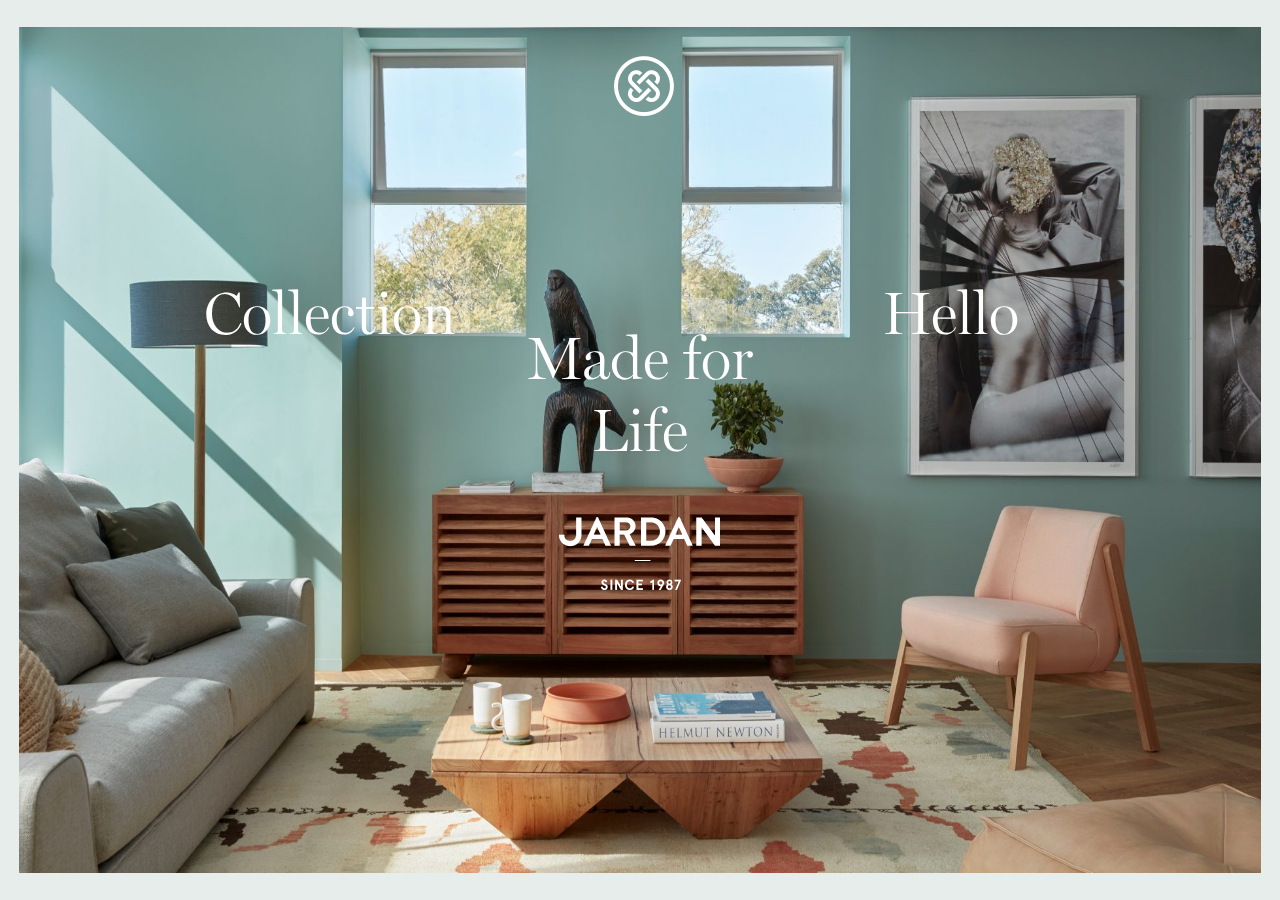
<file: index.html>
<!DOCTYPE html>
<html>
	<head>
		<meta charset="utf-8" />
		<title></title>
		<link rel="stylesheet" type="text/css" href="css/reset.css"/>
		<link rel="stylesheet" type="text/css" href="css/index.css"/>
		<script type="text/javascript" src="js/index.js"></script>
	</head>
	<body>
		<div class="wrap">
			<!--header开始-->
			<div class="header">
				<div class="icon menu"><img src="img/icons/hamburger.png"/>Menu</div>
				<div class="icon buy"><img src="img/icons/cart.png"/></div>
				<div class="icon search"><img src="img/icons/search.png"/></div>
			</div>
			<!--header结束-->
			
			<!--左边的菜单栏-->
			<div class="left">
				<div class="icon"><img src="img/icons/hamburger.png"/></div>
				<div class="top">
					<h2>Collection</h2><hr/>
					<a href="javascript:;">Furniture</a>
					<a href="latest.html">Latest</a>
					<a href="javascript:;">Lighting</a>
					<a href="javascript:;">Spaces</a>
					<a href="javascript:;">Homewares</a>
					<a href="javascript:;">Materials</a>
					<a href="javascript:;">Online Store</a>
					
				</div>
				<div class="bottom">
					<h2>Hello</h2><hr/>
					<a href="magazine.html">Magazine</a>
					<a href="stores.html" >Stores</a>
					<a href="javascript:;">Our Story</a>
					<a href="javascript:;">Careers</a>
					<a href="javascript:;">Sustainbility</a>
					<a href="javascript:;">Resources</a>
					<a href="contact.html">Contact</a>
					<a href="javascript:;">Wishlist</a>
					<a href="javascript:;" class="icon search"><img src="img/icons/search.png"/>&nbsp;Search</a>
					<a href="javascript:;" class="icon account"><img src="img/icons/account.png"/>&nbsp;Account</a>
				</div>
			</div>
			<div class="mask"></div>
			
			<!--右边的登录框-->
			<div class="right">
				<div class="wrap">
					<span>Sign in</span>
					<div class="icon"><img src="img/icons/search.png"/></div>
					<div class="icon cart"><img src="img/icons/cart.png"/></div>
					
					<h2>Account</h2>
					<div class="myBag">
						<img src="img/icons/cart.png"/>
						<h3>My Bag</h3><hr/>
						<p>There are no products in your Bag</p>
					</div>
					<a href="javascript:;" class="myAcc"><img src="img/icons/account.png"/>&nbsp;&nbsp;My Account</a><hr/>
					<a href="javascript:;" class="wishlist"><img src="img/icons/add.png"/>&nbsp;&nbsp;Wishlist</a><hr/>
				</div>
			</div>
			
			<!--中间的搜索栏-->
			<div class="middle">
				<div class="top">
					<a href="" class="find"><img src="img/icons/search.png"/></a>
					<input type="text" name="" id="" value="" autofocus="autofocus" "/>
				</div>
				<ul>
					<li><a href='javascript:;'>Common Searches</a></li>
					<li><a href='javascript:;'>Stonewash</a></li>
					<li><a href='javascript:;'>Andy</a></li>
					<li><a href='javascript:;'>Nook</a></li>
				</ul>
			</div>
			
			<!--左边的导航-->
			<div class="navl">
				<h1>Collection</h1>
				<div class="items">
					<a href="latest.html">Latest</a>
					<a href="stores.html">Stores</a>
				</div>
			</div>
			
			<div class="navr">
				<h1>Hello</h1>
				<div class="items">
					<a href="magazine.html">Magazine</a>
					<a href="contact.html">Contact</a>
				</div>
			</div>
			
			<div class="navm">
				<img src="img/logo_while.png" class="logo"/>
				<h1>Made for Life</h1>
				<img src="img/logotype_while.png" class="logotype"/>
			</div>
			
			
		</div>
	</body>
</html>
</file>
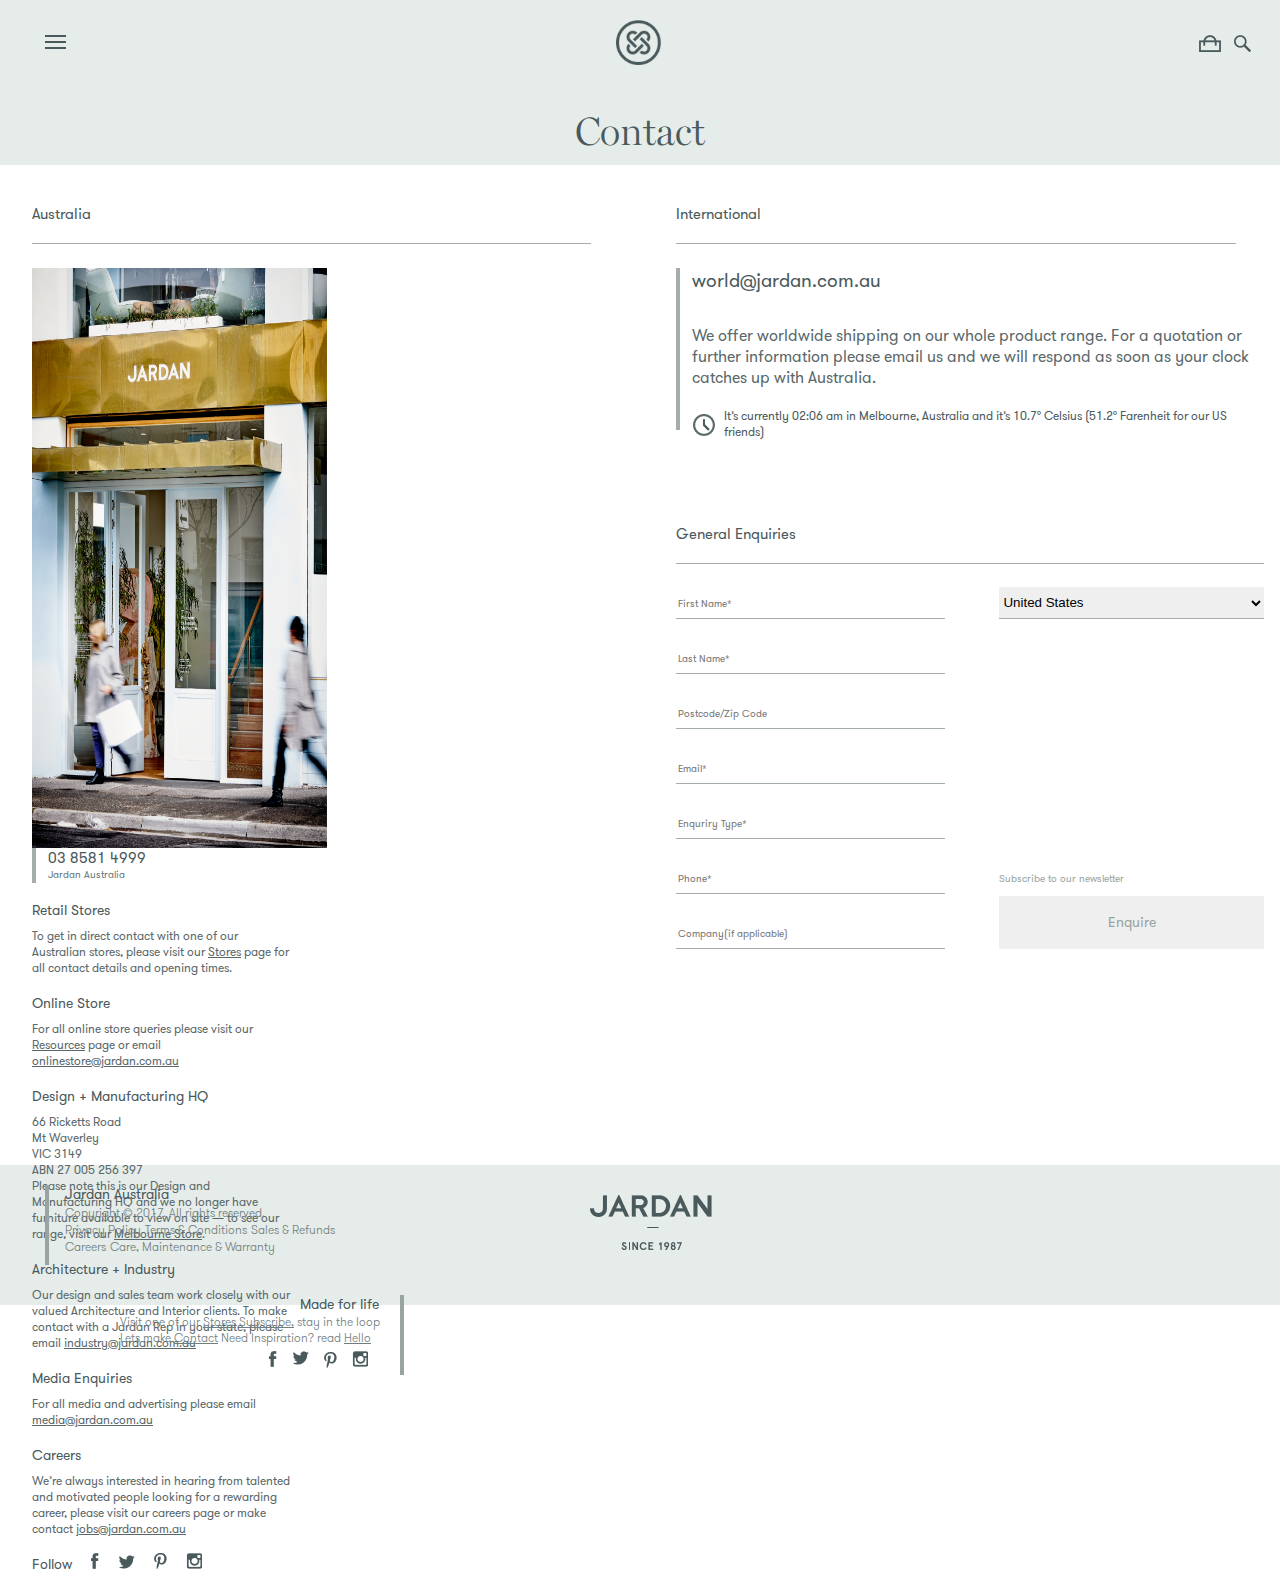
<file: contact.html>
<!DOCTYPE html>
<html>
	<head>
		<meta charset="UTF-8">
		<title></title>
		<link rel="stylesheet" type="text/css" href="css/reset.css"/>
		<link rel="stylesheet" type="text/css" href="css/contact.css"/>
		<script type="text/javascript" src="js/common.js"></script>
	</head>
	<body>
		<!--header开始-->
		<div class="header">
			<div class="head">
				<div class="icon "><img src="img/icons/hamburger.png"/></div>
				<div class="logo">
					<a href="index.html"><img src="img/logo_grey.png"/></a>
				</div>
				<div class="icon buy"><img src="img/icons/cart.png"/></div>
				<div class="icon search"><img src="img/icons/search.png"/></div>
			</div>
			<h1>Contact</h1>
		</div>
		<!--header结束-->
		
		
		<!--左边的菜单栏-->
		<div class="left">
			<div class="icon"><img src="img/icons/hamburger.png"/></div>
			<div class="top">
				<h2>Collection</h2><hr/>
				<a href="javascript:;">Furniture</a>
				<a href="latest.html">Latest</a>
				<a href="javascript:;">Lighting</a>
				<a href="javascript:;">Spaces</a>
				<a href="javascript:;">Homewares</a>
				<a href="javascript:;">Materials</a>
				<a href="javascript:;">Online Store</a>
				
			</div>
			<div class="bottom">
				<h2>Hello</h2><hr/>
				<a href="magazine.html">Magazine</a>
				<a href="stores.html">Stores</a>
				<a href="javascript:;">Our Story</a>
				<a href="javascript:;">Careers</a>
				<a href="javascript:;">Sustainbility</a>
				<a href="javascript:;">Resources</a>
				<a href="javascript:;" class="active">Contact</a>
				<a href="javascript:;">Wishlist</a>
				<a href="javascript:;" class="icon search"><img src="img/icons/search.png"/>&nbsp;Search</a>
				<a href="javascript:;" class="icon account"><img src="img/icons/account.png"/>&nbsp;Account</a>
			</div>
		</div>
		<div class="mask"></div>
		
		<!--右边的登录框-->
		<div class="right">
			<div class="wrap">
				<span>Sign in</span>
				<div class="icon"><img src="img/icons/search.png"/></div>
				<div class="icon cart"><img src="img/icons/cart.png"/></div>
				
				<h2>Account</h2>
				<div class="myBag">
					<img src="img/icons/cart.png"/>
					<h3>My Bag</h3><hr/>
					<p>There are no products in your Bag</p>
				</div>
				<a href="javascript:;" class="myAcc"><img src="img/icons/account.png"/>&nbsp;&nbsp;My Account</a><hr/>
				<a href="javascript:;" class="wishlist"><img src="img/icons/add.png"/>&nbsp;&nbsp;Wishlist</a><hr/>
			</div>
		</div>
		
		<!--中间的搜索栏-->
		<div class="middle">
			<div class="top">
				<a href="" class="find"><img src="img/icons/search.png"/></a>
				<input type="text" name="" id="" value="" autofocus="autofocus" "/>
			</div>
			<ul>
				<li><a href='javascript:;'>Common Searches</a></li>
				<li><a href='javascript:;'>Stonewash</a></li>
				<li><a href='javascript:;'>Andy</a></li>
				<li><a href='javascript:;'>Nook</a></li>
			</ul>
		</div>
		
		
		<!--content开始-->
		<div class="content">
			<div class="wrap">
				<div class="wleft">
					<h3> Australia</h3>
					<div class="infoma">
						<img src="img/contact01.png"/>
						<div class="text">
							<div class="heading">
								<a href="tel:03 8581 4999">03 8581 4999</a>
								<p>Jardan Australia</p>
							</div>
							<div class="section">
							<h3>Retail Stores</h3>
							<p>To get in direct contact with one of our Australian stores, please visit our
								<a href="stores.html">Stores</a> page for all contact details and opening times.</p>
							</div>
							<div class="section">
								<h3>Online Store</h3>
								<p>For all online store queries please visit our
									<a href="javascript:;">Resources</a> page or email
									<a href="mailto:onlinestore@jardan.com.au">onlinestore@jardan.com.au</a>
								</p>
							</div>
							<div class="section">
								<h3>Design + Manufacturing HQ</h3>
								<p>66 Ricketts Road<br /> Mt Waverley<br /> VIC 3149<br /> ABN 27 005 256 397</p>
								<p>Please note this is our Design and Manufacturing HQ and we no longer have furniture available to view on site — to see our range, visit our
									<a href="javascript:;">Melbourne Store</a>.</p>
							</div>
							<div class="section">
								<h3>Architecture + Industry</h3>
								<p>Our design and sales team work closely with our valued Architecture and Interior clients. To make contact with a Jardan Rep in your state, please email
									<a href="mailto:industry@jardan.com.au">industry@jardan.com.au</a>
								</p>
							</div>
							<div class="section">
								<h3>Media Enquiries</h3>
								<p>For all media and advertising please email
									<a href="mailto:media@jardan.com.au">media@jardan.com.au</a>
								</p>
							</div>
							<div class="section">
								<h3>Careers</h3>
								<p>We’re always interested in hearing from talented and motivated people looking for a rewarding career, please visit our careers page or make contact
									<a href="mailto:jobs@jardan.com.au">jobs@jardan.com.au</a>
								</p>
							</div>
							<div class="icons">
								<span>Follow</span>
								<a class="facebook" href="https://www.facebook.com/jardanfurniture" target="_blank"><img src="img/icons/facebook.png"/></a>
								<a class="twitter" href="https://twitter.com/jardanfurniture" target="_blank"><img src="img/icons/twitter.png"/></a>
								<a class="pinterest" href="https://au.pinterest.com/jardanfurniture/" target="_blank"><img src="img/icons/pintrest.png"/></a>
								<a class="instagram" href="https://www.instagram.com/jardanfurniture/" target="_blank"><img src="img/icons/instagram.png"/></a>
							</div>
						</div>
					</div>
				</div>
				<div class="wright">
					<h3> International</h3>
					<div class="infoma">
						<div class="heading">
							<a href="mailto:world@jardan.com.au">world@jardan.com.au</a>
							<p>We offer worldwide shipping on our whole product range. For a quotation or further information please email us and we will respond as soon as your clock catches up with Australia.</p>
							<div class="text">
								<img src="img/icons/Contact.png"/>
								<p>It’s currently 02:06 am in Melbourne, Australia and it’s 10.7&deg; Celsius (51.2&deg; Farenheit for our US friends)</p>
							</div>
						</div>
						<div class="ge">
							<h3>General Enquiries</h3>
							<form action="">
								<input type="text" placeholder="First Name*"/>
								<select class="form-control">
								  <option>United States</option>
								  <option>Taiwan</option>
								  <option>Togo</option>
								  <option>Yemen</option>
								  <option>Zanbia</option>
								</select>
								<input type="text" placeholder="Last Name*"/>
								<input type="text" placeholder="Postcode/Zip Code"/>
								<input type="email" placeholder="Email*"/>
								<input type="text" placeholder="Enquriry Type*"/>
								<input type="tel" placeholder="Phone*"/>
								<span>Subscribe to our newsletter</span>
								<input type="text" placeholder="Company(if applicable)"/>
								
								<input type="submit" value="Enquire" id="sub"/>
							</form>
						</div>
					</div>
				</div>
			</div>
		</div>
		<!--content结束-->
		
		
		<!--footer开始-->
		<div class="footer">
		
			<div class="ja">
				<h5>Jardan Australia</h5>
				<i>Copyright &copy; 2017. All rights reserved.</i><br>
				<a href="javascript:;">Privacy Policy</a><dot></dot>
				<a href="javascript:;">Terms &amp; Conditions</a><dot></dot>
				<a href="javascript:;">Sales &amp; Refunds</a><br>
				<a href="javascript:;">Careers</a><dot></dot>
				<a href="javascript:;">Care, Maintenance &amp; Warranty</a><br>
			</div>
			
			<div class="logotype">
				<img src="img/logotype_grey.png"/>
			</div>
			
			<div class="mfl ">
				<h5>Made for life</h5>
				<p>
					Visit one of our <a href="javascript:;">Stores</a>
					<dot></dot>
					<a class="toggle-footer-subscribe">Subscribe,</a> stay in the loop
					<br>
					Lets make <a href="javascript:;">Contact</a>
					<dot></dot>
					Need Inspiration? read <a href="javascript:;">Hello</a>
				</p>
				<ul>
					<li><img src="img/icons/instagram.png"/></li>
					<li><img src="img/icons/pintrest.png"/></li>
					<li><img src="img/icons/twitter.png"/></li>
					<li><img src="img/icons/facebook.png"/></li>
				</ul>
			</div>
		
	</div>
	<!--footer结束-->
	
	</body>
</html>
</file>
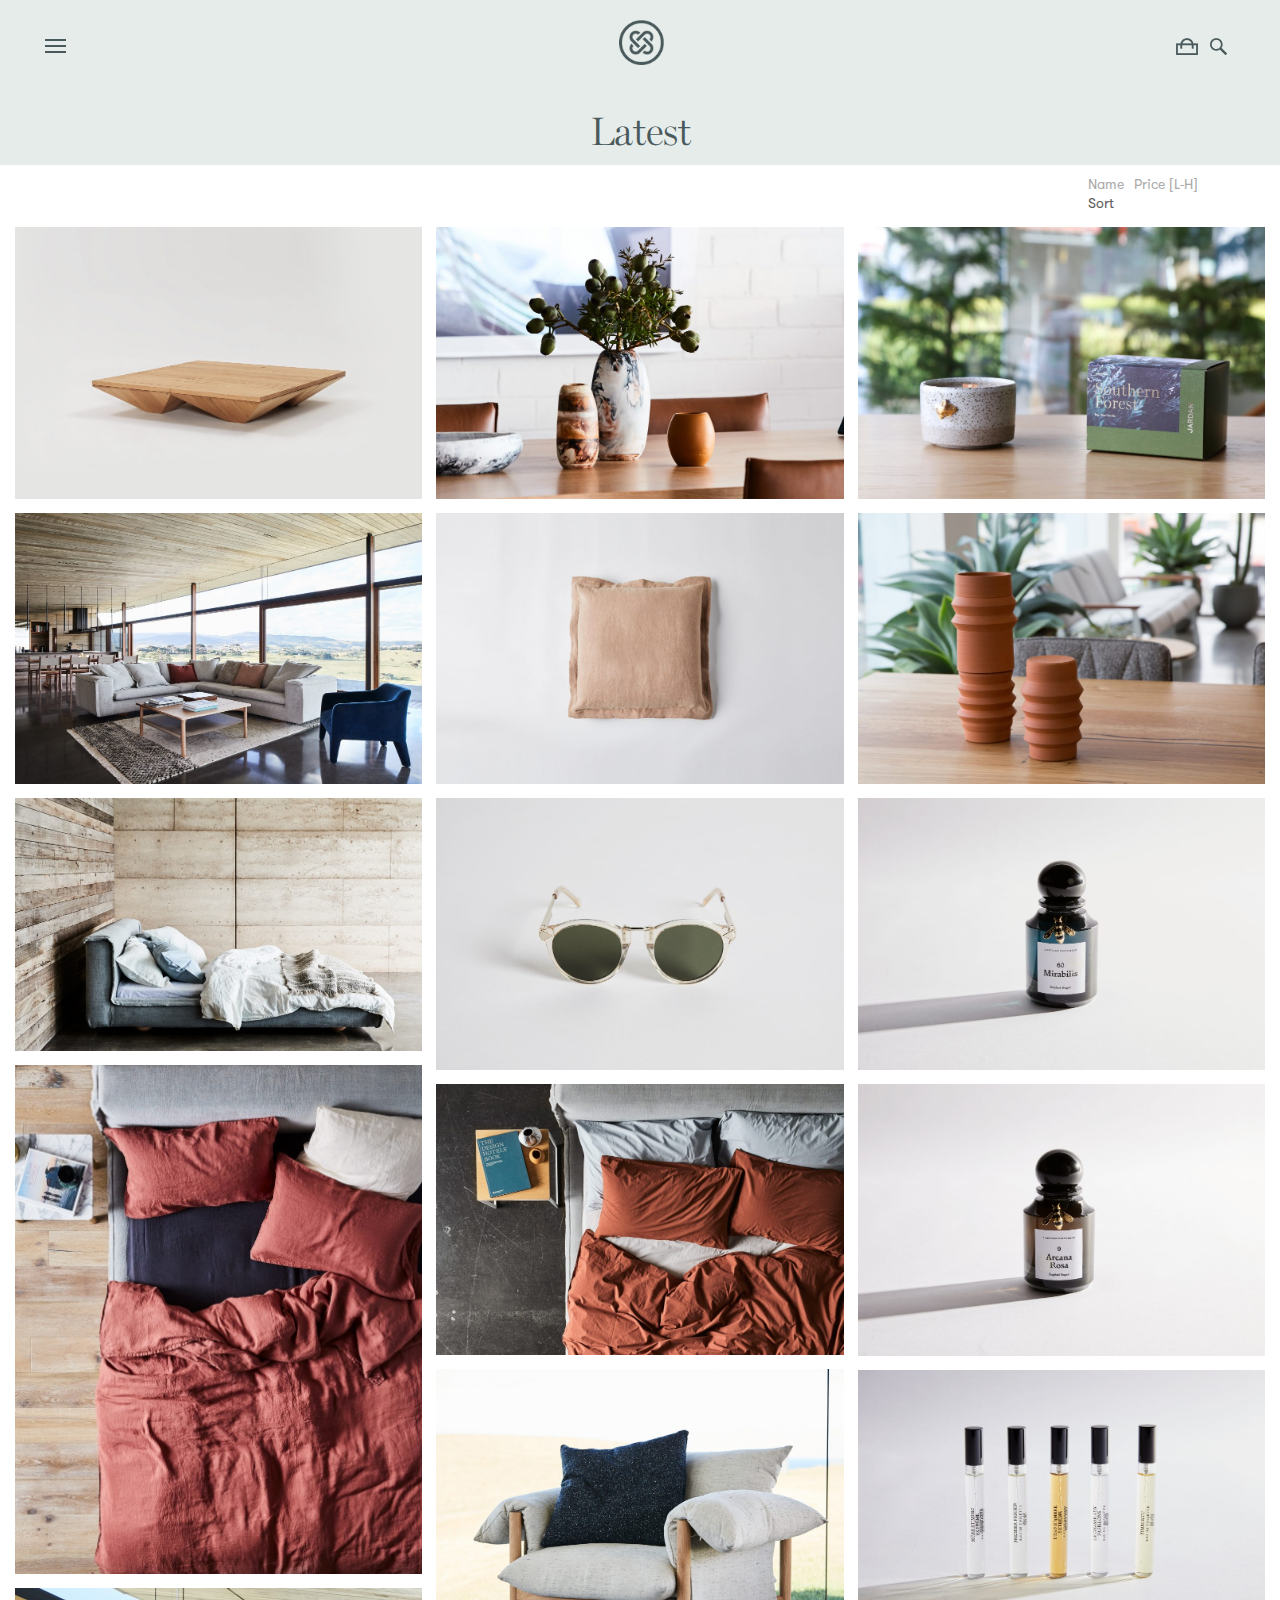
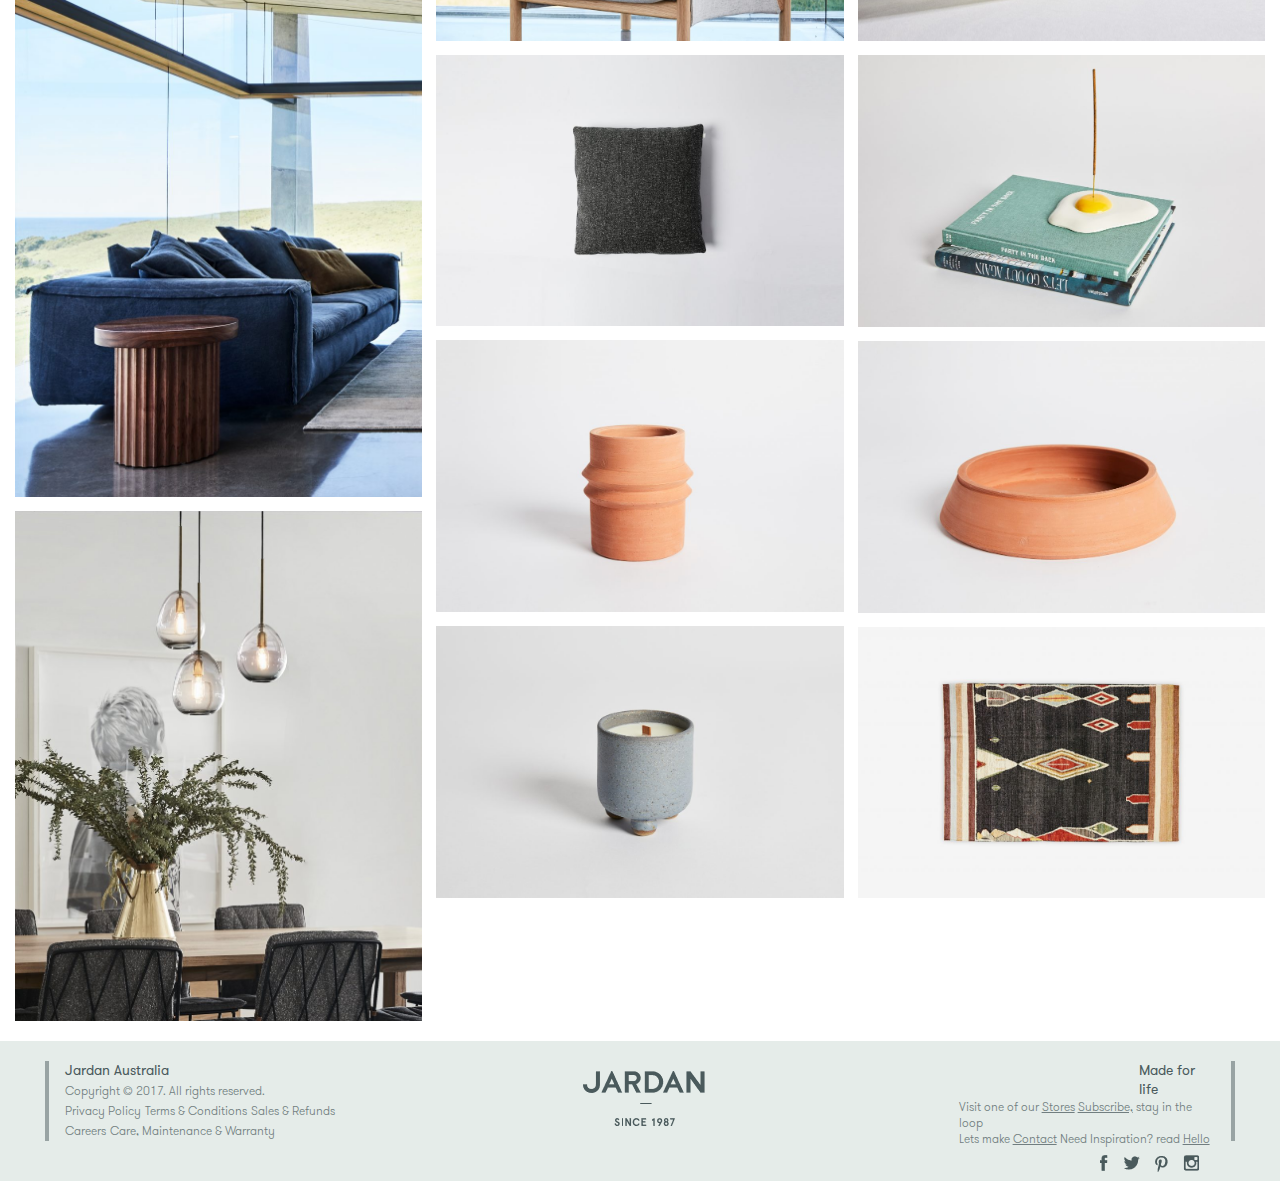
<file: latest.html>
<!DOCTYPE html>
<html>
	<head>
		<meta charset="UTF-8">
		<title></title>
		<link rel="stylesheet" type="text/css" href="css/reset.css"/>
		<link rel="stylesheet" type="text/css" href="css/latest.css"/>
		<link rel="stylesheet" type="text/css" href="css/bootstrap.css"/>
		<script type="text/javascript" src="js/latest.js"></script>
	</head>
	<body>
		<!--header开始-->
		<div class="header">
			<div class="head">
				<div class="icon "><img src="img/icons/hamburger.png"/></div>
				<div class="logo">
					<a href="index.html"><img src="img/logo_grey.png"/></a>
				</div>
				<div class="icon buy"><img src="img/icons/cart.png"/></div>
				<div class="icon search"><img src="img/icons/search.png"/></div>
			</div>
			<h1>Latest</h1>
		</div>
		<!--header结束-->
		
		
		<!--左边的菜单栏-->
		<div class="left">
			<div class="icon"><img src="img/icons/hamburger.png"/></div>
			<div class="top">
				<h2>Collection</h2><hr/>
				<a href="javascript:;">Furniture</a>
				<a href="javascript:;" class="active">Latest</a>
				<a href="javascript:;">Lighting</a>
				<a href="javascript:;">Spaces</a>
				<a href="javascript:;">Homewares</a>
				<a href="javascript:;">Materials</a>
				<a href="javascript:;">Online Store</a>
				
			</div>
			<div class="bottom">
				<h2>Hello</h2><hr/>
				<a href="magazine.html">Magazine</a>
				<a href="stores.html" >Stores</a>
				<a href="javascript:;">Our Story</a>
				<a href="javascript:;">Careers</a>
				<a href="javascript:;">Sustainbility</a>
				<a href="javascript:;">Resources</a>
				<a href="contact.html">Contact</a>
				<a href="javascript:;">Wishlist</a>
				<a href="javascript:;" class="icon search"><img src="img/icons/search.png"/>&nbsp;Search</a>
				<a href="javascript:;" class="icon account"><img src="img/icons/account.png"/>&nbsp;Account</a>
			</div>
		</div>
		<div class="mask"></div>
		
		<!--右边的登录框-->
		<div class="right">
			<div class="wrap">
				<span>Sign in</span>
				<div class="icon"><img src="img/icons/search.png"/></div>
				<div class="icon cart"><img src="img/icons/cart.png"/></div>
				
				<h2>Account</h2>
				<div class="myBag">
					<img src="img/icons/cart.png"/>
					<h3>My Bag</h3><hr/>
					<p>There are no products in your Bag</p>
					<ul></ul>
				</div>
				<a href="javascript:;" class="myAcc"><img src="img/icons/account.png"/>&nbsp;&nbsp;My Account</a><hr/>
				<a href="javascript:;" class="wishlist"><img src="img/icons/add.png"/>&nbsp;&nbsp;Wishlist</a><hr/>
			</div>
		</div>
		
		<!--中间的搜索栏-->
		<div class="middle">
			<div class="top">
				<a href="" class="find"><img src="img/icons/search.png"/></a>
				<input type="text" name="" id="" value="" autofocus="autofocus"/>
			</div>
			<ul>
				<li><a href='javascript:;'>Common Searches</a></li>
				<li><a href='javascript:;'>Stonewash</a></li>
				<li><a href='javascript:;'>Andy</a></li>
				<li><a href='javascript:;'>Nook</a></li>
			</ul>
		</div>
		
		
		<!--content开始-->
		<div class="content">
			<div class="wrap">
				<ol>
					<li>Name</li>
					<li>Price [L-H]</li>
					<li>Sort</li>
				</ol>
				<ul class="container-fluid">
					<!--<li >
						<img src="img/latestPic/latest01.jpg" />
						<div class="bott"><p>Sunny<br/><span>$34</span></p><a href="javascript:;">Buy new <img src="img/icons/cart.png"/></a></div>
					</li>-->
				</ul>
			</div>
		</div>
		<!--content结束-->
		
		
		<!--footer开始-->
		<div class="footer">
		
			<div class="ja">
				<h5>Jardan Australia</h5>
				<i>Copyright &copy; 2017. All rights reserved.</i><br>
				<a href="javascript:;">Privacy Policy</a><dot></dot>
				<a href="javascript:;">Terms &amp; Conditions</a><dot></dot>
				<a href="javascript:;">Sales &amp; Refunds</a><br>
				<a href="javascript:;">Careers</a><dot></dot>
				<a href="javascript:;">Care, Maintenance &amp; Warranty</a><br>
			</div>
			
			<div class="logotype">
				<img src="img/logotype_grey.png"/>
			</div>
			
			<div class="mfl ">
				<h5>Made for life</h5>
				<p>
					Visit one of our <a href="javascript:;">Stores</a>
					<dot></dot>
					<a class="toggle-footer-subscribe">Subscribe,</a> stay in the loop
					<br>
					Lets make <a href="javascript:;">Contact</a>
					<dot></dot>
					Need Inspiration? read <a href="javascript:;">Hello</a>
				</p>
				<ul>
					<li><img src="img/icons/instagram.png"/></li>
					<li><img src="img/icons/pintrest.png"/></li>
					<li><img src="img/icons/twitter.png"/></li>
					<li><img src="img/icons/facebook.png"/></li>
				</ul>
			</div>
		
	</div>
	<!--footer结束-->
	
	</body>
</html>
</file>
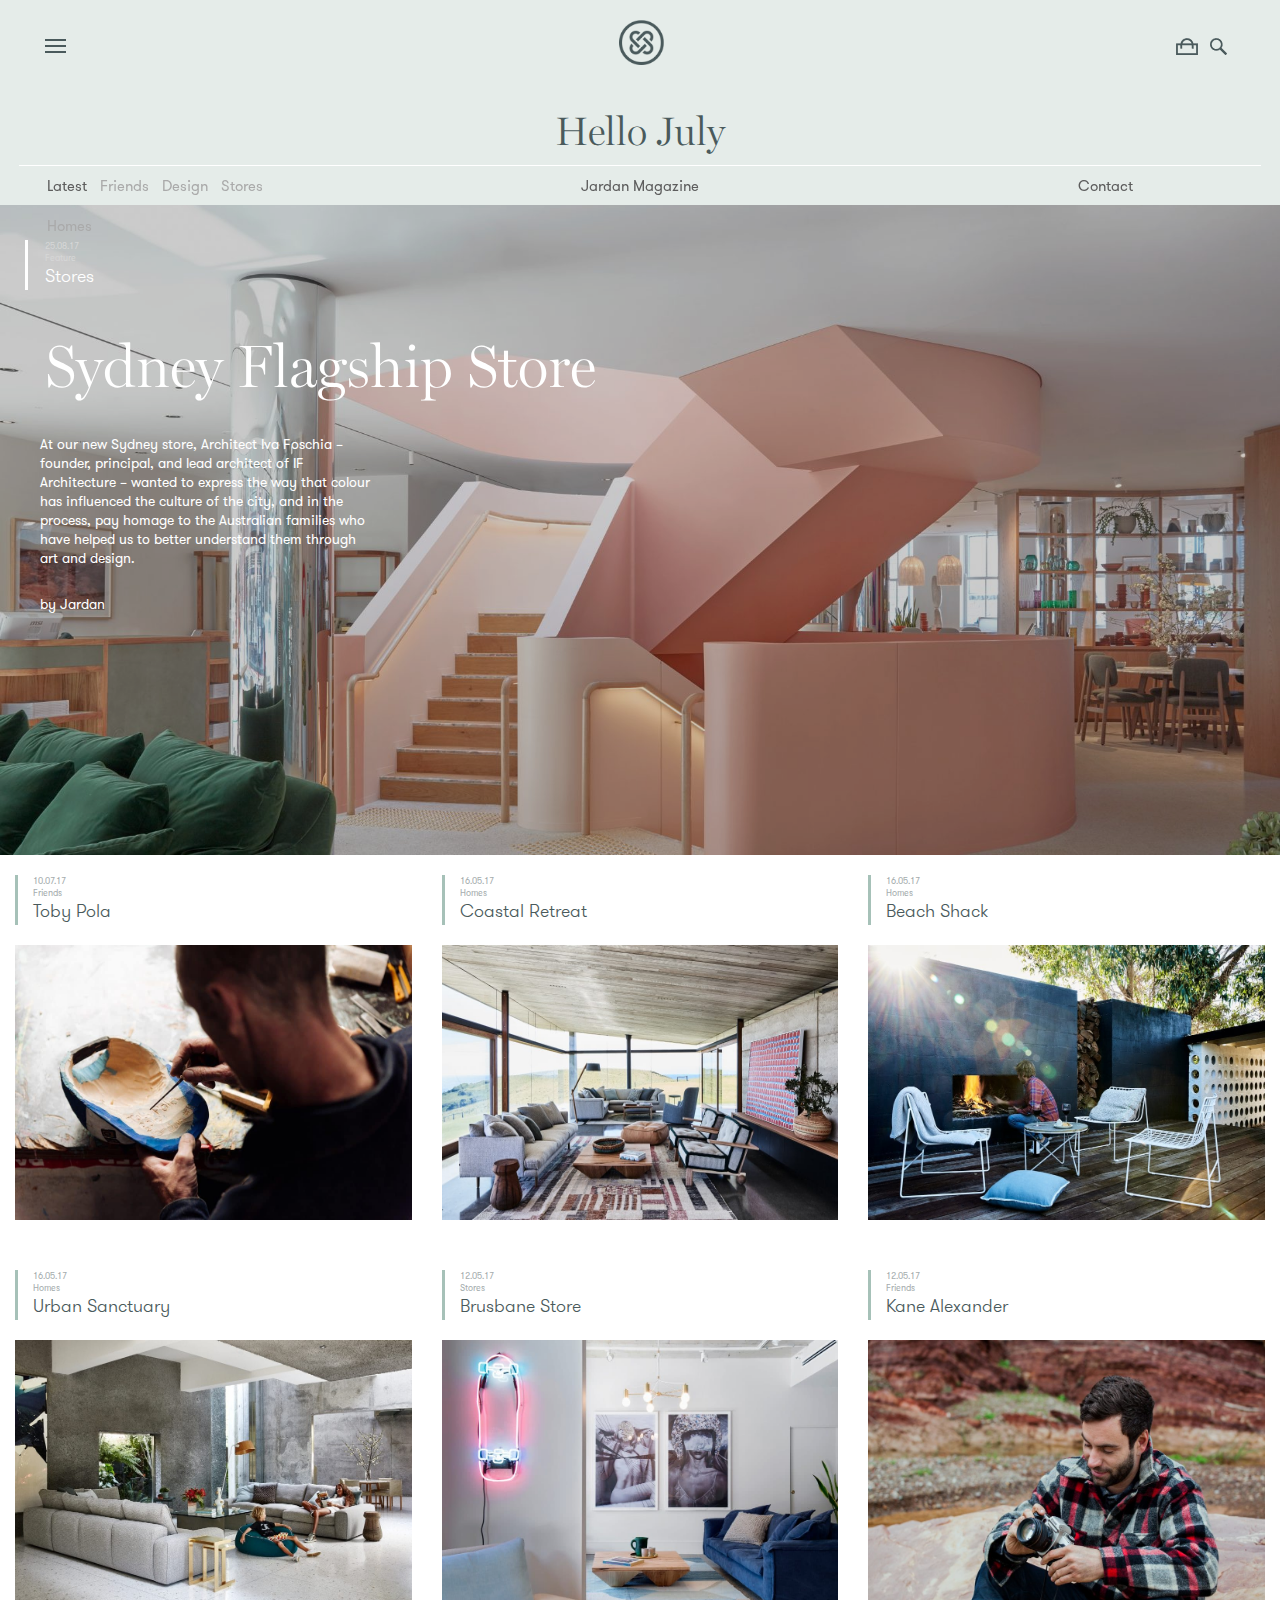
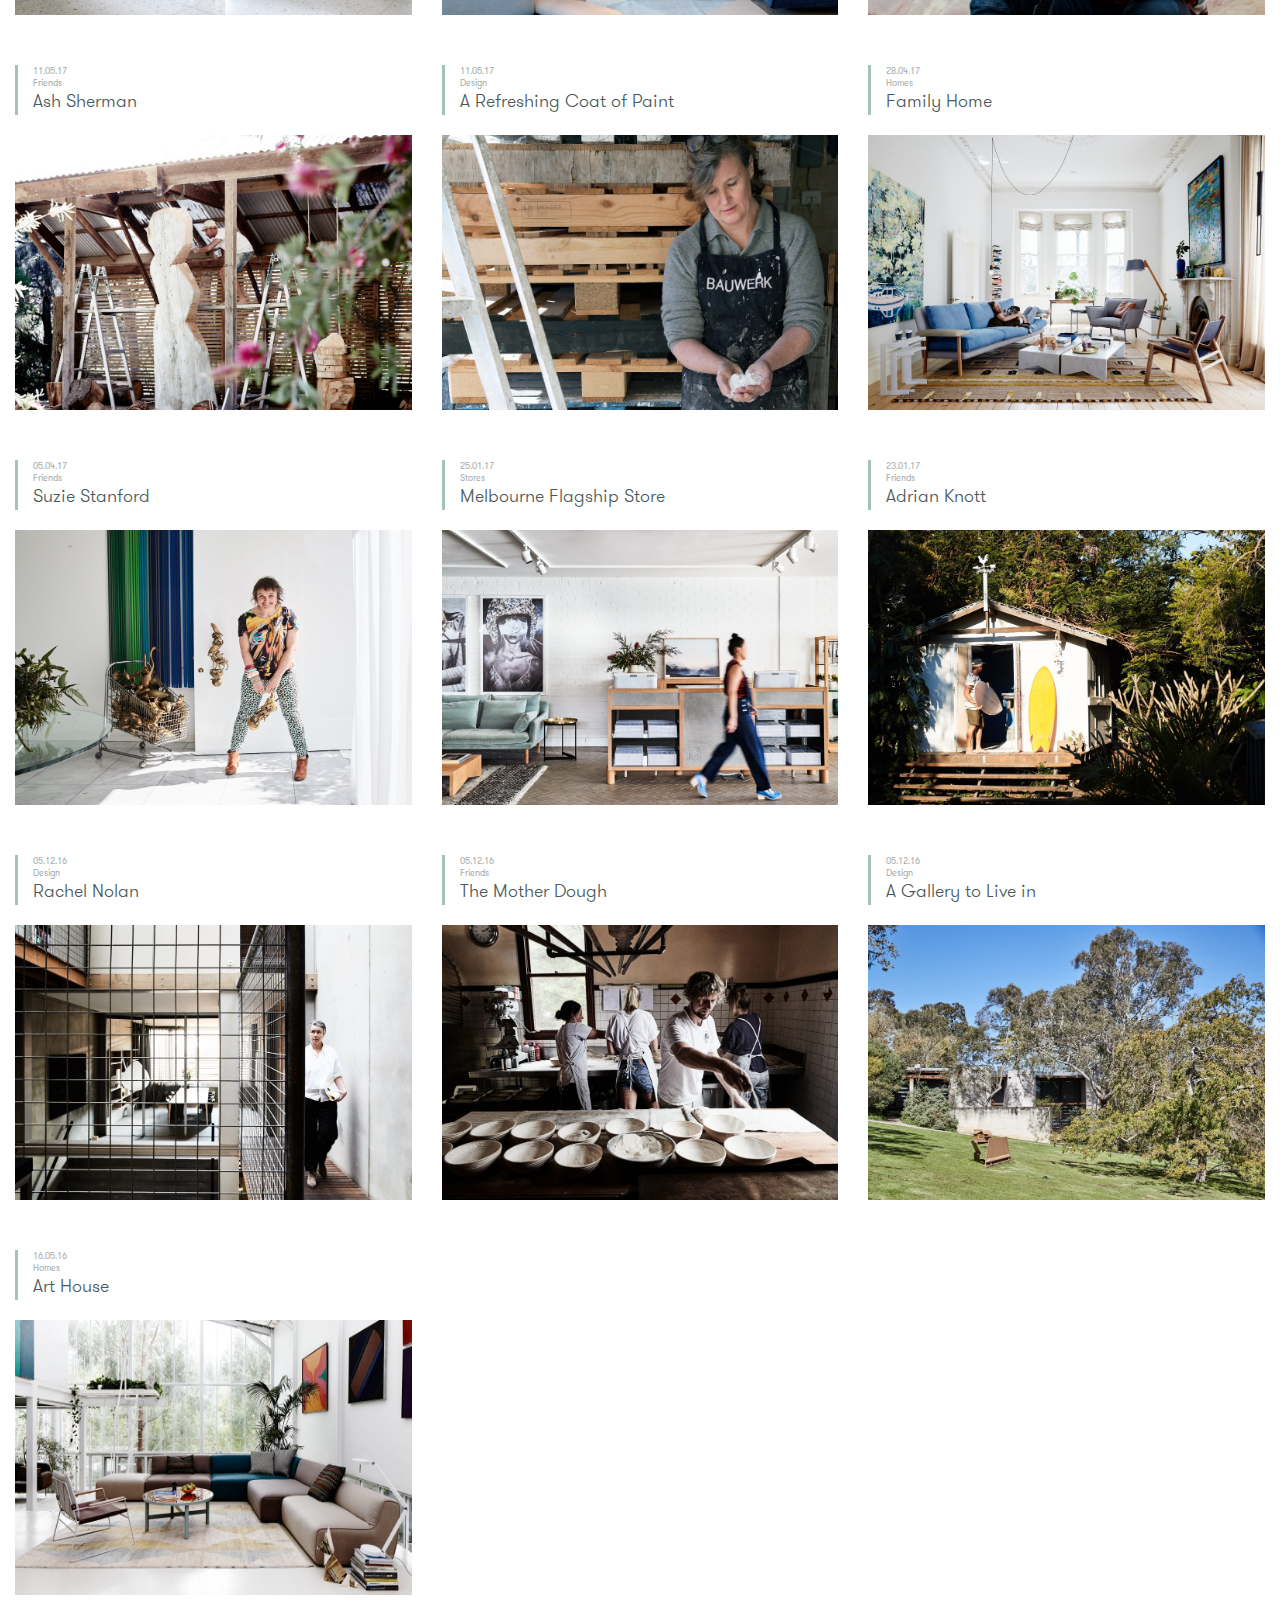
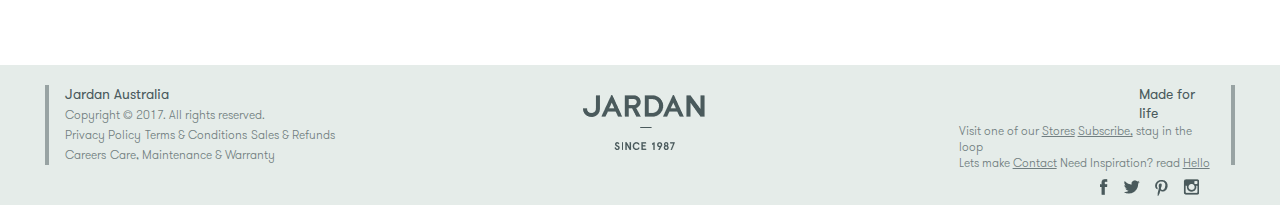
<file: magazine.html>
<!DOCTYPE html>
<html>
	<head>
		<meta charset="UTF-8">
		<title></title>
		<link rel="stylesheet" type="text/css" href="css/reset.css"/>
		<link rel="stylesheet" type="text/css" href="css/bootstrap.css"/>
		<link rel="stylesheet" type="text/css" href="css/magazine.css"/>
		<script type="text/javascript" src="js/magazine.js"></script>
	</head>
	<body>
		<!--header开始-->
		<div class="header">
			<div class="head">
				<div class="icon "><img src="img/icons/hamburger.png"/></div>
				<div class="logo">
					<a href="index.html"><img src="img/logo_grey.png"/></a>
				</div>
				<div class="icon buy"><img src="img/icons/cart.png"/></div>
				<div class="icon search"><img src="img/icons/search.png"/></div>
			</div>
			<h1></h1>
		</div>
		<!--header结束-->
		
		
		<!--左边的菜单栏-->
		<div class="left">
			<div class="icon"><img src="img/icons/hamburger.png"/></div>
			<div class="top">
				<h2>Collection</h2><hr/>
				<a href="javascript:;">Furniture</a>
				<a href="latest.html">Latest</a>
				<a href="javascript:;">Lighting</a>
				<a href="javascript:;">Spaces</a>
				<a href="javascript:;">Homewares</a>
				<a href="javascript:;">Materials</a>
				<a href="javascript:;">Online Store</a>
				
			</div>
			<div class="bottom">
				<h2>Hello</h2><hr/>
				<a href="javascript:;" class="active">Magazine</a>
				<a href="stores.html" >Stores</a>
				<a href="javascript:;">Our Story</a>
				<a href="javascript:;">Careers</a>
				<a href="javascript:;">Sustainbility</a>
				<a href="javascript:;">Resources</a>
				<a href="contact.html">Contact</a>
				<a href="javascript:;">Wishlist</a>
				<a href="javascript:;" class="icon search"><img src="img/icons/search.png"/>&nbsp;Search</a>
				<a href="javascript:;" class="icon account"><img src="img/icons/account.png"/>&nbsp;Account</a>
			</div>
		</div>
		<div class="mask"></div>
		
		<!--右边的登录框-->
		<div class="right">
			<div class="wrap">
				<span>Sign in</span>
				<div class="icon"><img src="img/icons/search.png"/></div>
				<div class="icon cart"><img src="img/icons/cart.png"/></div>
				
				<h2>Account</h2>
				<div class="myBag">
					<img src="img/icons/cart.png"/>
					<h3>My Bag</h3><hr/>
					<p>There are no products in your Bag</p>
				</div>
				<a href="javascript:;" class="myAcc"><img src="img/icons/account.png"/>&nbsp;&nbsp;My Account</a><hr/>
				<a href="javascript:;" class="wishlist"><img src="img/icons/add.png"/>&nbsp;&nbsp;Wishlist</a><hr/>
			</div>
		</div>
		
		<!--中间的搜索栏-->
		<div class="middle">
			<div class="top">
				<a href="" class="find"><img src="img/icons/search.png"/></a>
				<input type="text" name="" id="" value="" autofocus="autofocus" "/>
			</div>
			<ul>
				<li><a href='javascript:;'>Common Searches</a></li>
				<li><a href='javascript:;'>Stonewash</a></li>
				<li><a href='javascript:;'>Andy</a></li>
				<li><a href='javascript:;'>Nook</a></li>
			</ul>
		</div>
		
		<!--导航-->
		<nav>
			<ul class="row ">
				<ol class="col-lg-3 col-md-4">
					<li><a href="#Latest">Latest</a></li>
					<li><a href="#Friends">Friends</a></li>
					<li><a href="#Design">Design</a></li>
					<li><a href="#Stores">Stores</a></li>
					<li><a href="#Homes">Homes</a></li>
				</ol>
				
				<li class="col-lg-6 col-md-4 jmaga"><a href="javascript:;">Jardan Magazine</a></li>
				<li class="col-lg-3 col-md-4 "><a href="contact.html">Contact</a></li>
			</ul>
		</nav>
	
		<!--banner开始-->
		<div class="banner">
			<em></em>
			<div class="info">
				<span>25.08.17<br/>Feature<br/><i>Stores<i></span>
			</div>
			<h4>Sydney Flagship Store</h4>
			<p>At our new Sydney store, Architect Iva Foschia – founder, principal, and lead architect of IF Architecture – wanted to express the way that colour has influenced the culture of the city, and in the process, pay homage to the Australian families who have helped us to better understand them through art and design.</p>
			<div class="author">
                by Jardan                        
			</div>
		</div>
		
		<!--content开始-->
		<div class="content row container">
			<!--<div class="xinxi col-lg-4 col-md-5 col-sm-6">
				<div class="info">
					<span>25.08.17<br/>Feature<br/><i>Stores<i></span>
				</div>
				<img src="img/pic/pic14.jpg"/>
			</div>-->
		</div>
		<!--content结束-->
		
		
		<!--footer开始-->
		<div class="footer">
		
			<div class="ja">
				<h5>Jardan Australia</h5>
				<i>Copyright &copy; 2017. All rights reserved.</i><br>
				<a href="javascript:;">Privacy Policy</a><dot></dot>
				<a href="javascript:;">Terms &amp; Conditions</a><dot></dot>
				<a href="javascript:;">Sales &amp; Refunds</a><br>
				<a href="javascript:;">Careers</a><dot></dot>
				<a href="javascript:;">Care, Maintenance &amp; Warranty</a><br>
			</div>
			
			<div class="logotype">
				<img src="img/logotype_grey.png"/>
			</div>
			
			<div class="mfl ">
				<h5>Made for life</h5>
				<p>
					Visit one of our <a href="javascript:;">Stores</a>
					<dot></dot>
					<a class="toggle-footer-subscribe">Subscribe,</a> stay in the loop
					<br>
					Lets make <a href="javascript:;">Contact</a>
					<dot></dot>
					Need Inspiration? read <a href="javascript:;">Hello</a>
				</p>
				<ul>
					<li><img src="img/icons/instagram.png"/></li>
					<li><img src="img/icons/pintrest.png"/></li>
					<li><img src="img/icons/twitter.png"/></li>
					<li><img src="img/icons/facebook.png"/></li>
				</ul>
			</div>
		
	</div>
	<!--footer结束-->
	
	</body>
</html>
</file>
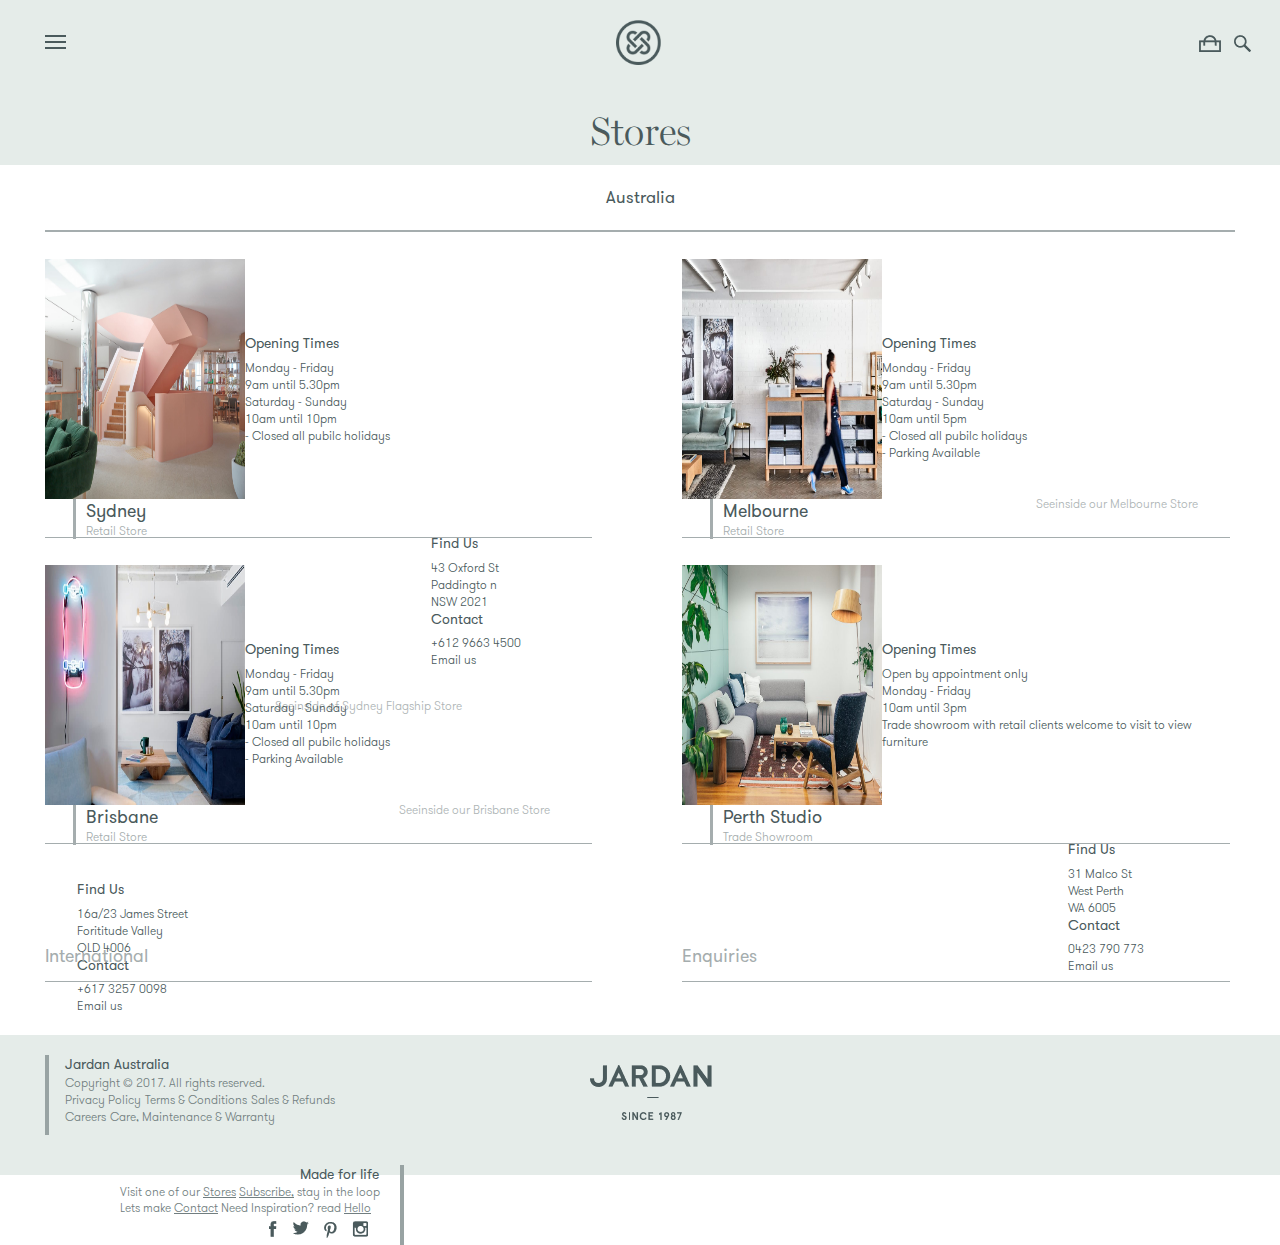
<file: stores.html>
<!DOCTYPE html>
<html>
	<head>
		<meta charset="UTF-8">
		<title></title>
		<link rel="stylesheet" type="text/css" href="css/reset.css"/>
		<link rel="stylesheet" type="text/css" href="css/stores.css"/>
		<script type="text/javascript" src="js/common.js"></script>
	</head>
	<body>
		<!--header开始-->
		<div class="header">
			<div class="head">
				<div class="icon "><img src="img/icons/hamburger.png"/></div>
				<div class="logo">
					<a href="index.html"><img src="img/logo_grey.png"/></a>
				</div>
				<div class="icon buy"><img src="img/icons/cart.png"/></div>
				<div class="icon search"><img src="img/icons/search.png"/></div>
			</div>
			<h1>Stores</h1>
		</div>
		<!--header结束-->
		
		
		<!--左边的菜单栏-->
		<div class="left">
			<div class="icon"><img src="img/icons/hamburger.png"/></div>
			<div class="top">
				<h2>Collection</h2><hr/>
				<a href="javascript:;">Furniture</a>
				<a href="latest.html">Latest</a>
				<a href="javascript:;">Lighting</a>
				<a href="javascript:;">Spaces</a>
				<a href="javascript:;">Homewares</a>
				<a href="javascript:;">Materials</a>
				<a href="javascript:;">Online Store</a>
				
			</div>
			<div class="bottom">
				<h2>Hello</h2><hr/>
				<a href="magazine.html">Magazine</a>
				<a href="javascript:;"  class="active">Stores</a>
				<a href="javascript:;">Our Story</a>
				<a href="javascript:;">Careers</a>
				<a href="javascript:;">Sustainbility</a>
				<a href="javascript:;">Resources</a>
				<a href="contact.html">Contact</a>
				<a href="javascript:;">Wishlist</a>
				<a href="javascript:;" class="icon search"><img src="img/icons/search.png"/>&nbsp;Search</a>
				<a href="javascript:;" class="icon account"><img src="img/icons/account.png"/>&nbsp;Account</a>
			</div>
		</div>
		<div class="mask"></div>
		
		<!--右边的登录框-->
		<div class="right">
			<div class="wrap">
				<span>Sign in</span>
				<div class="icon"><img src="img/icons/search.png"/></div>
				<div class="icon cart"><img src="img/icons/cart.png"/></div>
				
				<h2>Account</h2>
				<div class="myBag">
					<img src="img/icons/cart.png"/>
					<h3>My Bag</h3><hr/>
					<p>There are no products in your Bag</p>
				</div>
				<a href="javascript:;" class="myAcc"><img src="img/icons/account.png"/>&nbsp;&nbsp;My Account</a><hr/>
				<a href="javascript:;" class="wishlist"><img src="img/icons/add.png"/>&nbsp;&nbsp;Wishlist</a><hr/>
			</div>
		</div>
		
		<!--中间的搜索栏-->
		<div class="middle">
			<div class="top">
				<a href="" class="find"><img src="img/icons/search.png"/></a>
				<input type="text" name="" id="" value="" autofocus="autofocus" "/>
			</div>
			<ul>
				<li><a href='javascript:;'>Common Searches</a></li>
				<li><a href='javascript:;'>Stonewash</a></li>
				<li><a href='javascript:;'>Andy</a></li>
				<li><a href='javascript:;'>Nook</a></li>
			</ul>
		</div>
		
		
		<!--content开始-->
		<div class="content row container">
			<h2>Australia</h2>
			<div class="wrap">
				<div class="syd">
					<img src="img/banner.jpg"/>
					<div class="info">
						<h3>Sydney</h3>
						<p>Retail Store</p>
					</div>
					<div class="massl">
						<h4>Find Us</h4>
						<span>43 Oxford St<br/>Paddingto n<br/>NSW 2021</span>
						<h4>Contact</h4>
						<p>+612 9663 4500</p>
						<a href="mailto:137919091@qq.com">Email us</a>
					</div>
					<div class="massr">
						<h4>Opening Times</h4>
						<span>Monday - Friday<br/>9am until 5.30pm<br/>Saturday - Sunday<br/>10am until 10pm<br/>- Closed all pubilc holidays</span>
					</div>
					<p>Seeinside of Sydney Flagship Store</p>
				</div>
				
				<div class="syd">
					<img src="img/pic/pic06.jpg"/>
					<div class="info">
						<h3>Melbourne</h3>
						<p>Retail Store</p>
					</div>
					<div class="massl">
						<h4>Find Us</h4>
						<span>522 Church Street<br/>Richmond<br/>VIC 3121</span>
						<h4>Contact</h4>
						<p>+613 8581 4988</p>
						<a href="mailto:137919091@qq.com">Email us</a>
					</div>
					<div class="massr">
						<h4>Opening Times</h4>
						<span>Monday - Friday<br/>9am until 5.30pm<br/>Saturday - Sunday<br/>10am until 5pm<br/>- Closed all pubilc holidays<br/> - Parking Available</span>
					</div>
					<p>Seeinside our Melbourne Store</p>
				</div>
				
				<div class="syd">
					<img src="img/pic/pic13.jpg"/>
					<div class="info">
						<h3>Brisbane</h3>
						<p>Retail Store</p>
					</div>
					<div class="massl">
						<h4>Find Us</h4>
						<span>16a/23 James Street<br/>Forititude Valley<br/>QLD 4006</span>
						<h4>Contact</h4>
						<p>+617 3257 0098</p>
						<a href="mailto:137919091@qq.com">Email us</a>
					</div>
					<div class="massr">
						<h4>Opening Times</h4>
						<span>Monday - Friday<br/>9am until 5.30pm<br/>Saturday - Sunday<br/>10am until 10pm<br/>- Closed all pubilc holidays<br/> - Parking Available</span>
					</div>
					<p>Seeinside our Brisbane Store</p>
				</div>
				
				<div class="syd">
					<img src="img/pic/stores01.jpg"/>
					<div class="info">
						<h3>Perth Studio</h3>
						<p>Trade Showroom</p>
					</div>
					<div class="massl">
						<h4>Find Us</h4>
						<span>31 Malco St<br/>West Perth<br/>WA 6005</span>
						<h4>Contact</h4>
						<p>0423 790 773</p>
						<a href="mailto:137919091@qq.com">Email us</a>
					</div>
					<div class="massr">
						<h4>Opening Times</h4>
						<span>Open by appointment only<br/>Monday - Friday<br/>10am until 3pm<br/>Trade showroom with retail clients welcome to visit to view furniture</span>
					</div>
				</div>
				<div class="botl">
					<h5> International</h5>
				</div>
				<div class="botr">
					<h5> Enquiries</h5>
				</div>
			</div>
		</div>
		<!--content结束-->
		
		
		<!--footer开始-->
		<div class="footer">
		
			<div class="ja">
				<h5>Jardan Australia</h5>
				<i>Copyright &copy; 2017. All rights reserved.</i><br>
				<a href="javascript:;">Privacy Policy</a><dot></dot>
				<a href="javascript:;">Terms &amp; Conditions</a><dot></dot>
				<a href="javascript:;">Sales &amp; Refunds</a><br>
				<a href="javascript:;">Careers</a><dot></dot>
				<a href="javascript:;">Care, Maintenance &amp; Warranty</a><br>
			</div>
			
			<div class="logotype">
				<img src="img/logotype_grey.png"/>
			</div>
			
			<div class="mfl ">
				<h5>Made for life</h5>
				<p>
					Visit one of our <a href="javascript:;">Stores</a>
					<dot></dot>
					<a class="toggle-footer-subscribe">Subscribe,</a> stay in the loop
					<br>
					Lets make <a href="javascript:;">Contact</a>
					<dot></dot>
					Need Inspiration? read <a href="javascript:;">Hello</a>
				</p>
				<ul>
					<li><img src="img/icons/instagram.png"/></li>
					<li><img src="img/icons/pintrest.png"/></li>
					<li><img src="img/icons/twitter.png"/></li>
					<li><img src="img/icons/facebook.png"/></li>
				</ul>
			</div>
		
	</div>
	<!--footer结束-->
	
	</body>
</html>
</file>
<file: css/index.css>
body{
	width: 100vw;
	height: 100vh;
	background-color: #e6edea;
}
body>.wrap{
	width: 97%;
	height: 94%;
	position: absolute;
	left: 0;
	right: 0;
	top: 0;
	bottom: 0;
	margin: auto;
	background: url(../img/bg01.jpg);
	background-size: 100% 100%;
	transition: 2s;
}

@font-face {
	font-family:md;
	src: url(../font/MillerDisplay-Light.otf);
}
@font-face {
	font-family:gt;
	src: url(../font/GT-Walsheim.otf);
}
@font-face {
	font-family:gtl;
	src: url(../font/GT-Walsheim-Light.otf);
}
@font-face {
	font-family:gtm;
	src: url(../font/GT-Medium.otf);
}

/*hearder的样式*/
.header{
	width: 100%;
	height: 60px;
	position: absolute;
	top: 0px;
	left: 0;
	background-color: #e5ece9;
	z-index: 2;
	opacity: 0;
	transition: 1s;
}
.header .icon{
	cursor: pointer;
	float: left;
	margin-top: 15px;
	
}
.header .menu{
	font: 14px gt;
	color: #4a5a5c;
}
.header .menu img{
	margin-left: 25px;
	margin-right: 15px;
}
.header .buy{
	margin-left: 87%;
}
.header .search{
	margin-left: 1%;
}

/*左边菜单的样式*/
.left,.right{
	width: 40%;
	height: 100vh;
	background-color:#fbfbfb;
	position: fixed;
	left: -40%;
	top: 0;
	transition: 1s;
	z-index: 3;
}
.left>.icon{
	margin-left: 8%;
	margin-top:35px;
	cursor: pointer;
	
}
.left .top,
.left .bottom{
	width: 83%;
	height: 275px;
	margin: 0 auto;
}
.left .top{
	margin-top: 50px;
}
.left h2,.right h2{
	font: 40px md;
	color: #4a5a5c;
}
.left a{
	width: 43%;
	display: inline-block;
	text-decoration: none;
	color: #aaaaaa;
	margin: 10px 5px 5px 0px;
	padding-left: 22px;
	font: 15px gt;
	border-left: 3px solid #fbfbfb;
}
.left a:nth-of-type(even){
	margin-right: 0px;
}
.left .active,.left a:hover{
	border-left: 3px solid #a1a9aa;
	color: #5d5d5d;
}
.left .search,
.left .account{
	font-size: 20px;
	padding-top: 0px ;
	border-bottom: 1px solid #a1a9aa;
}
.left .search:hover,
.left .account:hover{
	border-left: 3px solid #fbfbfb;
}
.mask{
	width: 100vw;
	height: 100vh;
	position: fixed;
	top: 0;
	right: 0;
	display: none;
	background-color: black;
	opacity: 0.3;
	z-index: 2;
}


/*右边登录框的样式*/
.right{
	position: fixed;
	/*left: 1366px;*/
	left: 100%;
	top: 0;
}
.right .wrap{
	width: 83%;
	height: 850px;
	margin: 30px auto;
}
.right span{
	display: inline-block;
	font: 14px gtl;
	color: #abb2b3;
	margin-bottom: 55px;
}
.right .icon{
	float: right;
	padding-top: 4px;
	cursor: pointer;
}
.right .cart{
	margin-right: 15px;
}
.right .myBag{
	width:100% ;
	height: 300px;
	margin-top: 50px;
}
.myBag img{
	float: left;

}
.myBag h3{
	font: 20px gt;
	margin:0px 0px 15px 35px;
	color:#5d5d5d;
}

.myBag p{
	font: 15px gt;
	color:#5d5d5d ;
}

.right a{
	font: 20px gt;
	color:#aaaaaa;
	display: block;
	margin-bottom: 10px;
	text-decoration: none;
}

.right a:hover{
	color:#5d5d5d ;
}
.right hr{
	margin-bottom: 30px;
}

/*中间的搜索栏*/
.middle{
	width: 100%;
	height: 230px;
	background-color:white;
	position: absolute;
	top: 0px;
	left: 0px;
	display: none;
	z-index:2;
}
.middle .top{
	width: 58%;
	height: 60px;
	background-color: #e5ece9;
	padding-left: 43%;
}
.middle img{
	margin: -20px 10px 0;
}
.middle input{
	border: none;
	height: 58px;
	background-color:#e5ece9;
	outline: none;
	font: 40px md;
	color: #4a5a5c;
}
.middle ul li{
	text-align: center;
}
.middle ul a{
	font: 15px gtl;
	color: #aaa;
	text-decoration: none;
}
.middle ul li:nth-of-type(1) a{
	display: block;
	color:#5d5d5d;
	margin-top: 35px;
}
.middle ul li:nth-last-of-type(1){
	display: block;
	color:#5d5d5d;
	margin-top: 13px;
	font: 18px gt;
	letter-spacing: 1px;
}
.middle ul li:hover{
	color:#5d5d5d;
}

/*左右导航*/
.navl,.navr{
	width: 50%;
	height: 100%;
	background: rgba(0,0,0,0);
	float: left;
	text-align: center;
	/*z-index: 1;*/
	position: absolute;
}
.navr{
	left: 50%;
	top: 0;
}
.navl h1,.navr h1{
	margin-top: 255px;
	font: 60px md;
	color: #fff;
}
.navl .items,.navr .items{
	width: 350px;
	border-top: 2px solid white;
	margin: 7px auto;
	display: none;
}
.items a{
	text-decoration: none;
	font: 15px gt;
	color: #fff;
	display: inline-block;
	margin: 13px 40px;
}
.items a:hover{
	color: #E6E6E6;
}

/*中间*/
.navm{
	width: 26%;
	height: 100%;
	position: absolute;
	left: 37%;
	top: 0;
	text-align: center;
	transition: 1s;
}
.navm .logo{
	margin-top:9%;
	transition:1s;
	position: absolute;
	left: 42%;
	top: 0;
	z-index: 1;
}
.navm h1{
	font: 60px md;
	color: #fff;
	
	position: absolute;
	left: 0;
	top: 300px;
}
.navm .logotype{
	position: absolute;
	left: 25%;
	top: 490px;
	z-index: 1;
}
</file>
<file: css/contact.css>
a:hover{
	text-decoration: none !important;
}
/*hearder的样式*/
.header{
	height: 165px;
	background-color: #e5ece9;
}
.head{
	width: 100%;
	height: 85px;
	position: fixed;
	top: 0;
	left: 0;
	background-color: #e5ece9;
	padding: 0px 45px;
	z-index: 1;
}
.icon{
	padding-top: 35px;
	cursor: pointer;
	float: left;
}

.header .buy{
	margin-left: 42%;
}
.header .search{
	margin-left: 1%;
}
.header .logo{
	margin-left: 43%;
	padding-top: 20px;
	float: left;
}
.header .logo img{
	width: 45px;
}
@font-face {
	font-family:md;
	src: url(../font/MillerDisplay-Light.otf);
}
@font-face {
	font-family:gt;
	src: url(../font/GT-Walsheim.otf);
}
@font-face {
	font-family:gtl;
	src: url(../font/GT-Walsheim-Light.otf);
}
@font-face {
	font-family:gtm;
	src: url(../font/GT-Medium.otf);
}
.header h1{
	font: 40px md;
	color: #4a5a5c;
	padding-top: 110px;
	text-align: center;
}

/*左边菜单的样式*/
.left,.right{
	width: 40%;
	height: 100vh;
	background-color:#fbfbfb;
	position: fixed;
	left: -40%;
	top: 0;
	transition: 1s;
	z-index: 3;
}
.left>.icon{
	margin-left: 8%;
	
}
.left .top,
.left .bottom{
	width: 83%;
	height: 275px;
	margin: 0 auto;
}
.left .top{
	margin-top: 105px;
}
.left h2,.right h2{
	font: 40px md;
	color: #4a5a5c;
}
.left a{
	width: 43%;
	display: inline-block;
	text-decoration: none;
	color: #aaaaaa;
	margin: 10px 5px 5px 0px;
	padding-left: 22px;
	font: 15px gt;
	border-left: 3px solid #fbfbfb;
}
.left a:nth-of-type(even){
	margin-right: 0px;
}
.left .active,.left a:hover{
	border-left: 3px solid #a1a9aa;
	color: #5d5d5d;
}
.left .search,
.left .account{
	font-size: 20px;
	padding-top: 0px ;
	border-bottom: 1px solid #a1a9aa;
}
.left .search:hover,
.left .account:hover{
	border-left: 3px solid #fbfbfb;
}
.mask{
	width: 100vw;
	height: 100vh;
	position: fixed;
	top: 0;
	right: 0;
	display: none;
	background-color: black;
	opacity: 0.3;
	z-index: 2;
}


/*右边登录框的样式*/
.right{
	position: fixed;
	left: 100%;
	top: 0;
}
.right .wrap{
	width: 83%;
	height: 850px;
	margin: 30px auto;
}
.right span{
	display: inline-block;
	font: 14px gtl;
	color: #abb2b3;
	margin-bottom: 55px;
}
.right .icon{
	float: right;
	padding-top: 4px;
}
.right .cart{
	margin-right: 15px;
}
.right .myBag{
	width:100% ;
	height: 300px;
	margin-top: 50px;
}
.myBag img{
	float: left;

}
.myBag h3{
	font: 20px gt;
	margin:0px 0px 15px 35px;
	color:#5d5d5d;
}

.myBag p{
	font: 15px gt;
	color:#5d5d5d ;
}

.right a{
	font: 20px gt;
	color:#aaaaaa;
	display: block;
	margin-bottom: 10px;
	text-decoration: none;
}

.right a:hover{
	color:#5d5d5d ;
}
.right hr{
	margin-bottom: 30px;
}

/*中间的搜索栏*/
.middle{
	width: 100%;
	height: 230px;
	background-color:white;
	position: absolute;
	top: 105px;
	left: 0px;
	display: none;
	z-index:2;
}
.middle .top{
	width: 57%;
	height: 60px;
	background-color: #e5ece9;
	padding-left: 43%;
}
.middle img{
	margin: -20px 10px 0;
}
.middle input{
	border: none;
	height: 58px;
	background-color:#e5ece9;
	outline: none;
	font: 40px md;
	color: #4a5a5c;
}
.middle ul li{
	text-align: center;
}
.middle ul a{
	font: 15px gtl;
	color: #aaa;
	text-decoration: none;
}
.middle ul li:nth-of-type(1) a{
	display: block;
	color:#5d5d5d;
	margin-top: 35px;
}
.middle ul li:nth-last-of-type(1){
	display: block;
	color:#5d5d5d;
	margin-top: 13px;
	font: 18px gt;
	letter-spacing: 1px;
}
.middle ul li:hover{
	color:#5d5d5d;
}



/*content的样式*/
.content{
	width: 100%;
	height: 960px;
	padding: 20px 0px;
}
.content .wrap{
	width: 95%;
	height: 825px;
	margin: 0px auto;
}
.content .wleft,
.content .wright{
	width: 46%;
	height: 825px;
	float: left;
}
.content .wleft{
	margin-right: 7%;
}
.content .infoma{
	border-top: 1px solid #a5adae;
	padding-top: 24px;
}
.wleft>h3,.wright h3{
	color: #4a5a5c;
	font: 15px/58px gt;
}
.infoma>img{
	width: 295px;
	height: 580px;
	float: left;
	margin-right: 30px;
}
.infoma .text{
	width: 260px;
	height: 700px;
	float: left;
}
.wleft .heading{
	height: 35px;
	width: 200px;
	border-left: 4px solid #a5adae;
	padding-left: 12px;

}
.wleft .heading a{
	text-decoration: none;
	font: 15px gt;
	color: #4a5a5c;
}
.wleft .heading p{
	font: 10px gt;
	color: #697778;
}
.section h3,.icons span{
	display: inline-block;
	margin: 18px 0 8px 0;
	font: 14px gt;
	color: #4a5a5c;
}

.section p,.section a{
	font: 12px gt;
	color: #5a686a;
}
.icons a{
	margin-left: 15px;
}
.section a:hover{
	color:#a5adae ;
}
/*content右边的样式*/
.wright .heading{
	height: 162px;
	width:580px;
	border-left: 4px solid #a5adae;
	padding-left: 12px;

}
.wright .heading a{
	display: block;
	text-decoration: none;
	font: 19px gt;
	color: #4a5a5c;
	margin-bottom: 32px;
}
.wright .heading p{
	font: 16px gt;
	color: #5a686a;
	margin-top: 20px;
}
.wright .text{
	width: 560px;
	height: 35px;
}
.wright .text img{
	float: left;
	margin: 25px 8px 0 0;
}
.wright .text p{
	color: #4a5a5c;
	font: 12px gt;
	
}

/*表单*/
.wright .ge{
	width: 588px;
	height: 320px;
	margin-top: 75px;
}
.ge h3{
	border-bottom: 1px solid #a5adae;
}
.ge input{
	width: 265px;
	height: 28px;
	outline: none;
	border: none;
	border-bottom: 1px solid #a5adae;
	padding-top: 25px;
	font: 10px gt;
}
.ge input:nth-of-type(even),
.ge input:nth-of-type(1){
	margin-right: 50px;
}
.ge input:focus{
	border-bottom: 1px solid black;
}
.ge select{
	width: 265px;
	height: 32px;
	outline: none;
	border: none;
	border-bottom: 1px solid #a5adae;
}
.ge span{
	font: 10px gt;
	color: #98a3a3;
	
}
.ge #sub{
	width: 265px;
	height: 53px;
	margin: 0 0 0 50px;
	border: none;
	padding-top: 0px;
	font: 14px gt;
	color: #98A3A3;
	cursor: pointer;
	position: relative;
	left: 0px;
	top: -10px;
}
.ge #sub:hover{
	color: #4a5a5c;
}

/*footer的样式*/
.footer{
	width: 100%;
	height: 140px;
	background-color: #e5ece9;
}
.ja,.logotype,.mfl{
	width: 30%;
	height: 80px;
	float: left;
}
.ja{
	margin:20px 0px 0px 45px;
	border-left: 4px solid #98a3a3;
	padding-left: 16px;
}
.ja i,.ja a,.mfl p,.mfl a{
	text-decoration: none;
	color: #717e80;
	font: 12px gtl;

}
.footer a:hover{
	color: #9da9a8;
}
.logotype{
	width:263px;
	margin-top: 30px;
	padding-left: 11%;
}
.mfl{
	margin:20px 30px 0px 0px;
	border-right: 4px solid #98a3a3;
	padding-right: 16px;
}
.mfl li{
	float: right;
	margin-right: 15px;
	cursor: pointer;
}
.mfl p{
	padding-left: 120px;
	margin-bottom: 5px;
}
.mfl a{
	text-decoration: underline;
}
.mfl h5{
	padding-left:300px;
	margin-bottom: 10px;
}
.footer h5{
	color: #4a5a5c;
	font: 14px gt;
	margin: 0px;
}
</file>
<file: css/latest.css>
a:hover{
	text-decoration: none !important;
}
/*hearder的样式*/
.header{
	height: 165px;
	background-color: #e5ece9;
}
.head{
	width: 100%;
	height: 85px;
	position: fixed;
	top: 0;
	left: 0;
	background-color: #e5ece9;
	padding: 0px 45px;
	z-index: 1;
}
.icon{
	padding-top: 35px;
	cursor: pointer;
	float: left;
}

.header .buy{
	margin-left: 43%;
}
.header .search{
	margin-left: 1%;
}
.header .logo{
	margin-left: 46.5%;
	padding-top: 20px;
	float: left;
}
.header .logo img{
	width: 45px;
}
@font-face {
	font-family:md;
	src: url(../font/MillerDisplay-Light.otf);
}
@font-face {
	font-family:gt;
	src: url(../font/GT-Walsheim.otf);
}
@font-face {
	font-family:gtl;
	src: url(../font/GT-Walsheim-Light.otf);
}
@font-face {
	font-family:gtm;
	src: url(../font/GT-Medium.otf);
}
.header h1{
	font: 40px md;
	color: #4a5a5c;
	padding-top: 110px;
	text-align: center;
}

/*左边菜单的样式*/
.left,.right{
	width: 40%;
	height: 100vh;
	background-color:#fbfbfb;
	position: fixed;
	left: -40%;
	top: 0;
	transition: 1s;
	z-index: 3;
}
.left>.icon{
	margin-left: 8%;
	
}
.left .top,
.left .bottom{
	width: 83%;
	height: 275px;
	margin: 0 auto;
}
.left .top{
	margin-top: 105px;
}
.left h2,.right h2{
	font: 40px md;
	color: #4a5a5c;
}
.left a{
	width: 43%;
	display: inline-block;
	text-decoration: none;
	color: #aaaaaa;
	margin: 10px 5px 5px 0px;
	padding-left: 22px;
	font: 15px gt;
	border-left: 3px solid #fbfbfb;
}
.left a:nth-of-type(even){
	margin-right: 0px;
}
.left .active,.left a:hover{
	border-left: 3px solid #a1a9aa;
	color: #5d5d5d;
}
.left .search,
.left .account{
	font-size: 20px;
	padding-top: 0px ;
	border-bottom: 1px solid #a1a9aa;
}
.left .search:hover,
.left .account:hover{
	border-left: 3px solid #fbfbfb;
}
.mask{
	width: 100vw;
	height: 100vh;
	position: fixed;
	top: 0;
	right: 0;
	display: none;
	background-color: black;
	opacity: 0.3;
	z-index: 2;
}


/*右边登录框的样式*/
.right{
	position: fixed;
	left: 100%;
	top: 0;
}
.right .wrap{
	width: 83%;
	height: 850px;
	margin: 30px auto;
}
.right span{
	display: inline-block;
	font: 14px gtl;
	color: #abb2b3;
	margin-bottom: 55px;
}
.right .icon{
	float: right;
	padding-top: 4px;
}
.right .cart{
	margin-right: 15px;
}
.right .myBag{
	width:100% ;
	height: 300px;
	margin-top: 50px;
}
.myBag img{
	float: left;

}
.myBag h3{
	font: 20px gt;
	margin:0px 0px 15px 35px;
	color:#5d5d5d;
}

.myBag p,.myBag li{
	font: 15px gt;
	color:#5d5d5d ;
}
.myBag li{
	width: 80%;
	height: 30px;
	margin-left: 10%;
}
.myBag li span:nth-of-type(1){
	width: 70%;
}
.myBag li span:nth-of-type(2){
	width: 30%;
	color:#5d5d5d;
}

.right a{
	font: 20px gt;
	color:#aaaaaa;
	display: block;
	margin-bottom: 10px;
	text-decoration: none;
}

.right a:hover{
	color:#5d5d5d ;
}
.right hr{
	margin-bottom: 30px;
}

/*中间的搜索栏*/
.middle{
	width: 100%;
	height: 230px;
	background-color:white;
	position: absolute;
	top: 105px;
	left: 0px;
	display: none;
	z-index:2;
}
.middle .top{
	width: 100%;
	height: 60px;
	background-color: #e5ece9;
	padding-left: 43%;
}
.middle img{
	margin: -20px 10px 0;
}
.middle input{
	border: none;
	height: 58px;
	background-color:#e5ece9;
	outline: none;
	font: 40px md;
	color: #4a5a5c;
}
.middle ul li{
	text-align: center;
}
.middle ul a{
	font: 15px gtl;
	color: #aaa;
	text-decoration: none;
}
.middle ul li:nth-of-type(1) a{
	display: block;
	color:#5d5d5d;
	margin-top: 35px;
}
.middle ul li:nth-last-of-type(1){
	display: block;
	color:#5d5d5d;
	margin-top: 13px;
	font: 18px gt;
	letter-spacing: 1px;
}
.middle ul li:hover{
	color:#5d5d5d;
}



/*content的样式*/
@media only screen and (min-width: 640px) and (max-width: 768px) {
	.content ul {
		column-count: 2;
	}
}

@media only screen and (min-width: 768px) {
	.content ul {
		column-count: 3;
	}
}

.content .wrap{
	margin: 0px auto;
}
.content ol{
	width: 12%;
	height: 10px;
	margin-left: 85%;
	margin-top: 10px;
}
.content ol li{
	float: left;
	margin-right: 10px;
	font: 14px gt;
	color: #5d5d5d;
}
.content ol li:nth-of-type(1),
.content ol li:nth-of-type(2){
	cursor: pointer;
	color: #aaa;
}
.content ol li:nth-of-type(1):hover,
.content ol li:nth-of-type(2):hover{
	color: #5d5d5d;
}
.content ul {
	width: 100%;
	margin: 0 auto;
}

.content ul li {
	float: left;
	margin-top: 14px;
	position: relative;
	overflow: hidden;
}
.content li img {
	width: 100%;
}
.content li .bott{
	width: 100%;
	height: 65px;
	background-color: rgba(255,255,255,0.9);
	position: absolute;
	bottom: -65px;
	left: 0;
	transition: 0.5s;
}

.bott p{
	display: block;
	border-left: 3px solid #8C8C8C;
	padding-left: 10px;
	margin: 16px 9px;
	color:#4a5a5c ;
	font: 18px/18px gt;
	float: left;
}
.bott span{
	color: #8C8C8C;
	font: 12px gt;
}
.bott a{
	text-decoration: none;
	display: inline-block;
	float: right;
	color: #8C8C8C;
	font: 14px gt;
	margin: 25px 10px;
	cursor: pointer;
}
.bott a img{
	width: 17px;
	margin-left: 5px;
}


/*footer的样式*/
.footer{
	width: 100%;
	height: 140px;
	background-color: #e5ece9;
	margin-top: 20px;
}
.ja,.logotype,.mfl{
	width: 31%;
	height: 80px;
	float: left;
}
.ja{
	margin:20px 0px 0px 45px;
	border-left: 4px solid #98a3a3;
	padding-left: 16px;
}
.ja i,.ja a,.mfl p,.mfl a{
	text-decoration: none;
	color: #717e80;
	font: 12px gtl;

}
.footer a:hover{
	color: #9da9a8;
}
.logotype{
	margin-top: 30px;
	padding-left: 11%;
}
.mfl{
	margin:20px 5px 0px 0px;
	border-right: 4px solid #98a3a3;
	padding-right: 16px;
}
.mfl li{
	float: right;
	margin-right: 15px;
	cursor: pointer;
}
.mfl p{
	padding-left: 120px;
	margin-bottom: 5px;
}
.mfl a{
	text-decoration: underline;
}
.mfl h5{
	padding-left:300px;
	margin-bottom: 10px;
}
.footer h5{
	color: #4a5a5c;
	font: 14px gt;
	margin: 0px;
}
</file>
<file: css/magazine.css>
a:hover{
	text-decoration: none !important;
}
/*hearder的样式*/
.header{
	height: 165px;
	background-color: #e5ece9;
}
.head{
	width: 100%;
	height: 85px;
	position: fixed;
	top: 0;
	left: 0;
	background-color: #e5ece9;
	padding: 0px 45px;
	z-index: 1;
}
.icon{
	padding-top: 35px;
	cursor: pointer;
	float: left;
}

.header .buy{
	margin-left: 43%;
}
.header .search{
	margin-left: 1%;
}
.header .logo{
	margin-left: 46.5%;
	padding-top: 20px;
	float: left;
}
.header .logo img{
	width: 45px;
}
@font-face {
	font-family:md;
	src: url(../font/MillerDisplay-Light.otf);
}
@font-face {
	font-family:gt;
	src: url(../font/GT-Walsheim.otf);
}
@font-face {
	font-family:gtl;
	src: url(../font/GT-Walsheim-Light.otf);
}
@font-face {
	font-family:gtm;
	src: url(../font/GT-Medium.otf);
}
.header h1{
	font: 40px md;
	color: #4a5a5c;
	padding-top: 110px;
	text-align: center;
}

/*左边菜单的样式*/
.left,.right{
	width: 40%;
	height: 100vh;
	background-color:#fbfbfb;
	position: fixed;
	left: -40%;
	top: 0;
	transition: 1s;
	z-index: 3;
}
.left>.icon{
	margin-left: 8%;
	
}
.left .top,
.left .bottom{
	width: 83%;
	height: 275px;
	margin: 0 auto;
}
.left .top{
	margin-top: 105px;
}
.left h2,.right h2{
	font: 40px md;
	color: #4a5a5c;
}
.left a{
	width: 43%;
	display: inline-block;
	text-decoration: none;
	color: #aaaaaa;
	margin: 10px 5px 5px 0px;
	padding-left: 22px;
	font: 15px gt;
	border-left: 3px solid #fbfbfb;
}
.left a:nth-of-type(even){
	margin-right: 0px;
}
.left .active,.left a:hover{
	border-left: 3px solid #a1a9aa;
	color: #5d5d5d;
}
.left .search,
.left .account{
	font-size: 20px;
	padding-top: 0px ;
	border-bottom: 1px solid #a1a9aa;
}
.left .search:hover,
.left .account:hover{
	border-left: 3px solid #fbfbfb;
}
.mask{
	width: 100vw;
	height: 100vh;
	position: fixed;
	top: 0;
	right: 0;
	display: none;
	background-color: black;
	opacity: 0.3;
	z-index: 2;
}


/*右边登录框的样式*/
.right{
	position: fixed;
	left: 100%;
	top: 0;
}
.right .wrap{
	width: 83%;
	height: 850px;
	margin: 30px auto;
}
.right span{
	display: inline-block;
	font: 14px gtl;
	color: #abb2b3;
	margin-bottom: 55px;
}
.right .icon{
	float: right;
	padding-top: 4px;
}
.right .cart{
	margin-right: 15px;
}
.right .myBag{
	width:100% ;
	height: 300px;
	margin-top: 50px;
}
.myBag img{
	float: left;

}
.myBag h3{
	font: 20px gt;
	margin:0px 0px 15px 35px;
	color:#5d5d5d;
}

.myBag p{
	font: 15px gt;
	color:#5d5d5d ;
}

.right a{
	font: 20px gt;
	color:#aaaaaa;
	display: block;
	margin-bottom: 10px;
	text-decoration: none;
}

.right a:hover{
	color:#5d5d5d ;
}
.right hr{
	margin-bottom: 30px;
}

/*中间的搜索栏*/
.middle{
	width: 100%;
	height: 230px;
	background-color:white;
	position: absolute;
	top: 105px;
	left: 0px;
	display: none;
	z-index:2;
}
.middle .top{
	width: 100%;
	height: 60px;
	background-color: #e5ece9;
	padding-left: 43%;
}
.middle img{
	margin: -20px 10px 0;
}
.middle input{
	border: none;
	height: 58px;
	background-color:#e5ece9;
	outline: none;
	font: 40px md;
	color: #4a5a5c;
}
.middle ul li{
	text-align: center;
}
.middle ul a{
	font: 15px gtl;
	color: #aaa;
	text-decoration: none;
}
.middle ul li:nth-of-type(1) a{
	display: block;
	color:#5d5d5d;
	margin-top: 35px;
}
.middle ul li:nth-last-of-type(1){
	display: block;
	color:#5d5d5d;
	margin-top: 13px;
	font: 18px gt;
	letter-spacing: 1px;
}
.middle ul li:hover{
	color:#5d5d5d;
}


/*导航*/
nav{
	width: 100%;
	height: 40px;
	background-color: #e5ece9;
	position: absolute;
	z-index: 1;
}
nav ul{
	width: 97%;
	height: 40px;
	border-top: 1px solid white;
	margin: 0 auto !important;
	position: relative;
	left: 1.5%;
	top: 0;
}
nav li,
nav ol li:nth-of-type(1){
	text-align: center;
	float: left;
}
nav a,
nav ol li:nth-of-type(1) a{
	font: 15px/40px gt;
	color: #5d5d5d;
}
nav ol a{
	color: #aaa;
	margin-left: 13px;
}

nav a:hover{
	color: #5d5d5d;
	text-decoration: none;
}


/*banner的样式*/
.banner{
	width: 100%;
	height: 690px;
	background: url(../img/banner.jpg);
	background-size:100%;
}
.banner em{
	width: 100%;
	/*height: 690px;*/
	height: 100%;
	position: relative;
	left: 0;
	top: 0px;
	background-color: rgba(0,0,0,.2);
	display: block;
}
.banner .info{
	width: 100px;
	height: 50px;
	border-left: 3px solid white;
	padding-left: 17px;
	float: left;
	position: absolute;
	top: 240px;
	left:25px ;
}

.banner .info span{
	color: #d6d7d7;
	font: 9px gt;
	display: block;
	height: 50px;
}
.banner .info i{
	color: white;
	font: 18px gtl;
}

.banner h4{
	color: white;
	font: 60px md;
	position: absolute;
	left: 45px;
	top: 325px;
}

.banner p{
	display: block;
	width: 336px;
	height: 145px;
	position: absolute;
	left:40px;
	top: 435px;
	color: white;
	font: 14px gt;
}

.author{
	width: 100px;
	height: 20px;
	position: absolute;
	left:40px;
	top: 595px;
	color: white;
	font: 14px gt;
}

/*content的样式*/
.content{
	margin-top: 20px;
	width: 100%;
}
.content .xinxi{
	margin-bottom: 50px;
}

.xinxi .info{
	height: 50px;
	padding: 0px;
	padding-left: 15px;
	border-left: 3px solid #a6c1b8;
	margin-bottom: 20px;
}
.xinxi .info span{
	color: #a5adae;
	font: 9px gt;
	height: 50px;
	display: block;
}
.xinxi .info i{
	color:#4a5a5c ;
	font: 18px gtl;
}
.xinxi img{
	/*width: 435px;*/
	width: 100%;
	height: 275px;
}
.row{
	margin-left: 0px !important;
	margin-right: 0px !important;
}
.container{
	padding-left: 0px !important;
	padding-right: 0px !important;
}

/*footer的样式*/
.footer{
	width: 100%;
	height: 140px;
	background-color: #e5ece9;
	margin-top: 20px;
}
.ja,.logotype,.mfl{
	width: 31%;
	height: 80px;
	float: left;
}
.ja{
	margin:20px 0px 0px 45px;
	border-left: 4px solid #98a3a3;
	padding-left: 16px;
}
.ja i,.ja a,.mfl p,.mfl a{
	text-decoration: none;
	color: #717e80;
	font: 12px gtl;

}
.footer a:hover{
	color: #9da9a8;
}
.logotype{
	margin-top: 30px;
	padding-left: 11%;
}
.mfl{
	margin:20px 5px 0px 0px;
	border-right: 4px solid #98a3a3;
	padding-right: 16px;
}
.mfl li{
	float: right;
	margin-right: 15px;
	cursor: pointer;
}
.mfl p{
	padding-left: 120px;
	margin-bottom: 5px;
}
.mfl a{
	text-decoration: underline;
}
.mfl h5{
	padding-left:300px;
	margin-bottom: 10px;
}
.footer h5{
	color: #4a5a5c;
	font: 14px gt;
	margin: 0px;
}
</file>
<file: css/stores.css>
a:hover{
	text-decoration: none !important;
}
/*hearder的样式*/
.header{
	height: 165px;
	background-color: #e5ece9;
}
.head{
	width: 100%;
	height: 85px;
	position: fixed;
	top: 0;
	left: 0;
	background-color: #e5ece9;
	padding: 0px 45px;
	z-index: 1;
}
.icon{
	padding-top: 35px;
	cursor: pointer;
	float: left;
}

.header .buy{
	margin-left: 42%;
}
.header .search{
	margin-left: 1%;
}
.header .logo{
	margin-left: 43%;
	padding-top: 20px;
	float: left;
}
.header .logo img{
	width: 45px;
}
@font-face {
	font-family:md;
	src: url(../font/MillerDisplay-Light.otf);
}
@font-face {
	font-family:gt;
	src: url(../font/GT-Walsheim.otf);
}
@font-face {
	font-family:gtl;
	src: url(../font/GT-Walsheim-Light.otf);
}
@font-face {
	font-family:gtm;
	src: url(../font/GT-Medium.otf);
}
.header h1{
	font: 40px md;
	color: #4a5a5c;
	padding-top: 110px;
	text-align: center;
}

/*左边菜单的样式*/
.left,.right{
	width: 40%;
	height: 100vh;
	background-color:#fbfbfb;
	position: fixed;
	left: -40%;
	top: 0;
	transition: 1s;
	z-index: 3;
}
.left>.icon{
	margin-left: 8%;
	
}
.left .top,
.left .bottom{
	width: 83%;
	height: 275px;
	margin: 0 auto;
}
.left .top{
	margin-top: 105px;
}
.left h2,.right h2{
	font: 40px md;
	color: #4a5a5c;
}
.left a{
	width: 43%;
	display: inline-block;
	text-decoration: none;
	color: #aaaaaa;
	margin: 10px 5px 5px 0px;
	padding-left: 22px;
	font: 15px gt;
	border-left: 3px solid #fbfbfb;
}
.left a:nth-of-type(even){
	margin-right: 0px;
}
.left .active,.left a:hover{
	border-left: 3px solid #a1a9aa;
	color: #5d5d5d;
}
.left .search,
.left .account{
	font-size: 20px;
	padding-top: 0px ;
	border-bottom: 1px solid #a1a9aa;
}
.left .search:hover,
.left .account:hover{
	border-left: 3px solid #fbfbfb;
}
.mask{
	width: 100vw;
	height: 100vh;
	position: fixed;
	top: 0;
	right: 0;
	display: none;
	background-color: black;
	opacity: 0.3;
	z-index: 2;
}


/*右边登录框的样式*/
.right{
	position: fixed;
	left: 100%;
	top: 0;
}
.right .wrap{
	width: 83%;
	height: 850px;
	margin: 30px auto;
}
.right span{
	display: inline-block;
	font: 14px gtl;
	color: #abb2b3;
	margin-bottom: 55px;
}
.right .icon{
	float: right;
	padding-top: 4px;
}
.right .cart{
	margin-right: 15px;
}
.right .myBag{
	width:100% ;
	height: 300px;
	margin-top: 50px;
}
.myBag img{
	float: left;

}
.myBag h3{
	font: 20px gt;
	margin:0px 0px 15px 35px;
	color:#5d5d5d;
}

.myBag p{
	font: 15px gt;
	color:#5d5d5d ;
}

.right a{
	font: 20px gt;
	color:#aaaaaa;
	display: block;
	margin-bottom: 10px;
	text-decoration: none;
}

.right a:hover{
	color:#5d5d5d ;
}
.right hr{
	margin-bottom: 30px;
}

/*中间的搜索栏*/
.middle{
	width: 100%;
	height: 230px;
	background-color:white;
	position: absolute;
	top: 105px;
	left: 0px;
	display: none;
	z-index:2;
}
.middle .top{
	width: 57%;
	height: 60px;
	background-color: #e5ece9;
	padding-left: 43%;
}
.middle img{
	margin: -20px 10px 0;
}
.middle input{
	border: none;
	height: 58px;
	background-color:#e5ece9;
	outline: none;
	font: 40px md;
	color: #4a5a5c;
}
.middle ul li{
	text-align: center;
}
.middle ul a{
	font: 15px gtl;
	color: #aaa;
	text-decoration: none;
}
.middle ul li:nth-of-type(1) a{
	display: block;
	color:#5d5d5d;
	margin-top: 35px;
}
.middle ul li:nth-last-of-type(1){
	display: block;
	color:#5d5d5d;
	margin-top: 13px;
	font: 18px gt;
	letter-spacing: 1px;
}
.middle ul li:hover{
	color:#5d5d5d;
}

/*content的样式*/
.content{
	width: 100%;
	height: 870px;
}
.content h2{
	font: 17px/65px gt;
	color: #4a5a5c;
	text-align: center;
}

.content .wrap{
	width: 93%;
	height: 748px;
	border-top: 2px solid #a5adae;
	margin: 0px auto;
}
.wrap .syd:nth-of-type(odd){
	margin-right: 90px;
}
.wrap .syd{
	width: 46%;
	height: 278px;
	border-bottom: 1px solid #a5adae;
	padding-top: 27px;
	float: left;
}

.wrap .syd img{
	width: 200px;
	height: 240px;
	float: left;
}

.syd .info{
	width: 313px;
	border-left: 3px solid #a5adae;
	padding-left: 10px;
	float: left;
	margin-left: 28px;
}
.syd .info h3{
	font: 18px gt;
	color: #4a5a5c;
}
.syd .info p{
	font: 12px gtl;
	color: #a5adae;
}
.syd .massl{
	float: left;
	margin: 35px 70px 30px 32px;
}
.massl span,.massl p{
	cursor: pointer;
}
.syd h4{
	font: 14px gt;
	color: #4a5a5c;
	margin-bottom: 6px;
}

.syd span,.syd p,.syd a{
	color: #4a5a5c;
	font: 12px gtl;
}

.syd a{
	text-decoration: none;
}
.syd .massr{
	margin-top:75px;
}
.syd>p{
	color: #adb4b5;
	margin: 35px 0 0 230px;
}
.syd:nth-of-type(1)>p{
	color: #adb4b5;
	margin: 53px 0 0 230px;
}
.wrap .botl,.botr{
	width: 46%;
	height: 137px;
	border-bottom: 1px solid #a5adae;
	float: left;
}
.wrap .botl{
	margin-right: 90px;
}
.botl h5,.botr h5{
	padding-top: 100px;
	font: 18px gt;
	color: #a5adae;
	cursor: pointer;
}
.wrap h5:hover{
	color: #c6d1d2;
}

/*footer的样式*/
.footer{
	width: 100%;
	height: 140px;
	background-color: #e5ece9;
}
.ja,.logotype,.mfl{
	width: 30%;
	height: 80px;
	float: left;
}
.ja{
	margin:20px 0px 0px 45px;
	border-left: 4px solid #98a3a3;
	padding-left: 16px;
}
.ja i,.ja a,.mfl p,.mfl a{
	text-decoration: none;
	color: #717e80;
	font: 12px gtl;

}
.footer a:hover{
	color: #9da9a8;
}
.logotype{
	width:263px;
	margin-top: 30px;
	padding-left: 11%;
}
.mfl{
	margin:20px 30px 0px 0px;
	border-right: 4px solid #98a3a3;
	padding-right: 16px;
}
.mfl li{
	float: right;
	margin-right: 15px;
	cursor: pointer;
}
.mfl p{
	padding-left: 120px;
	margin-bottom: 5px;
}
.mfl a{
	text-decoration: underline;
}
.mfl h5{
	padding-left:300px;
	margin-bottom: 10px;
}
.footer h5{
	color: #4a5a5c;
	font: 14px gt;
	margin: 0px;
}
</file>
